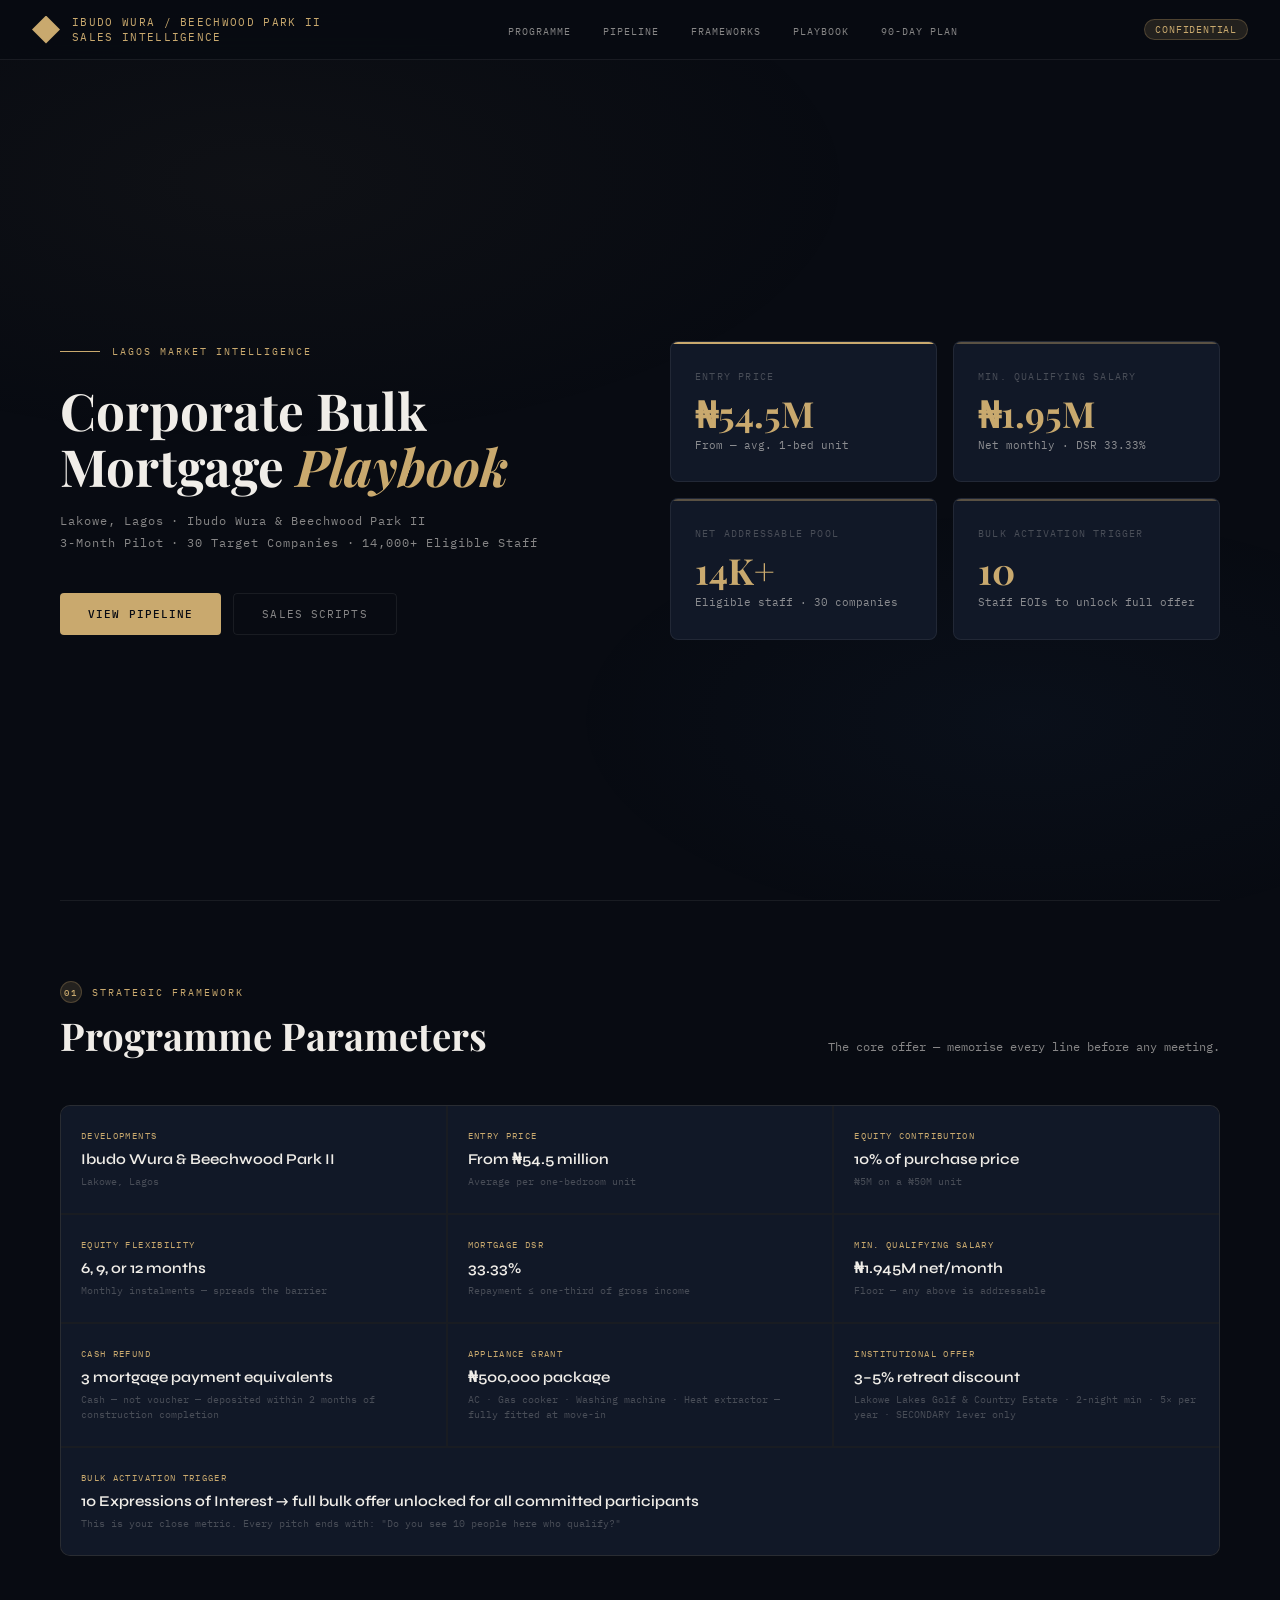
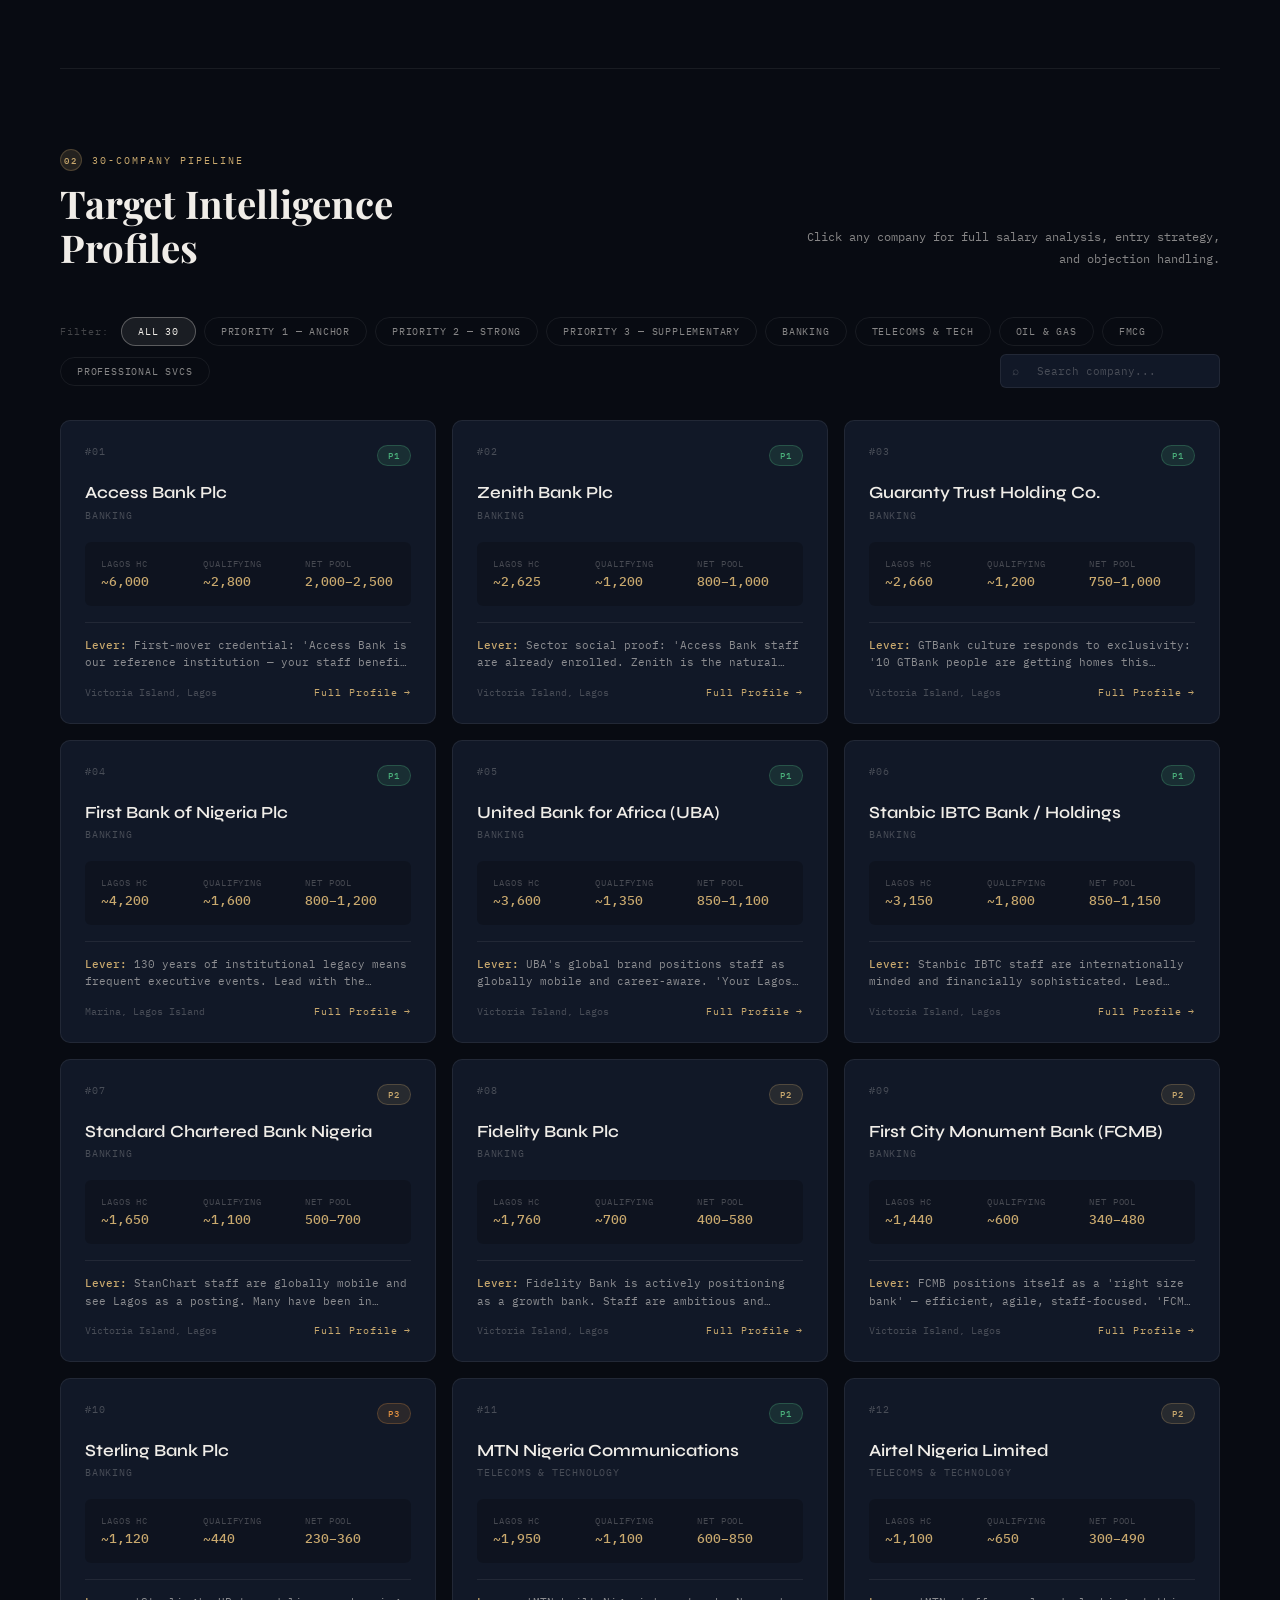
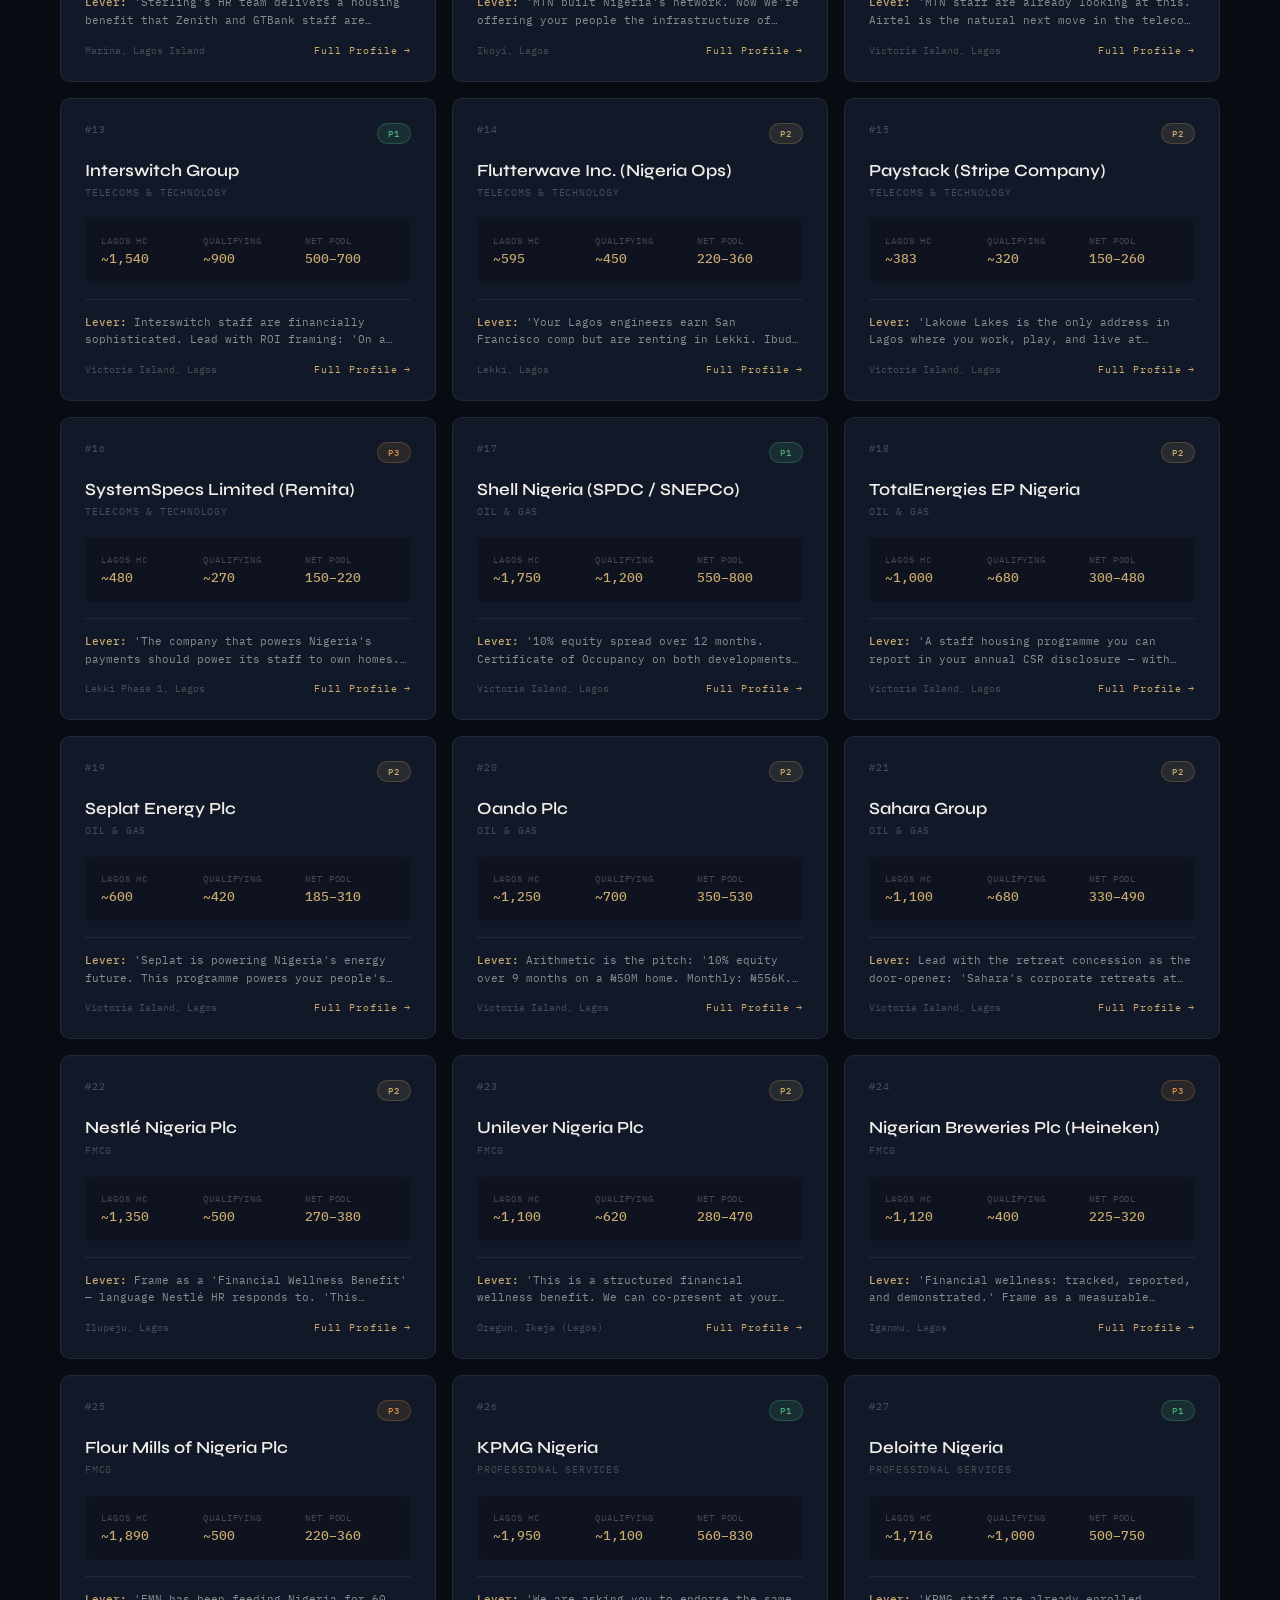
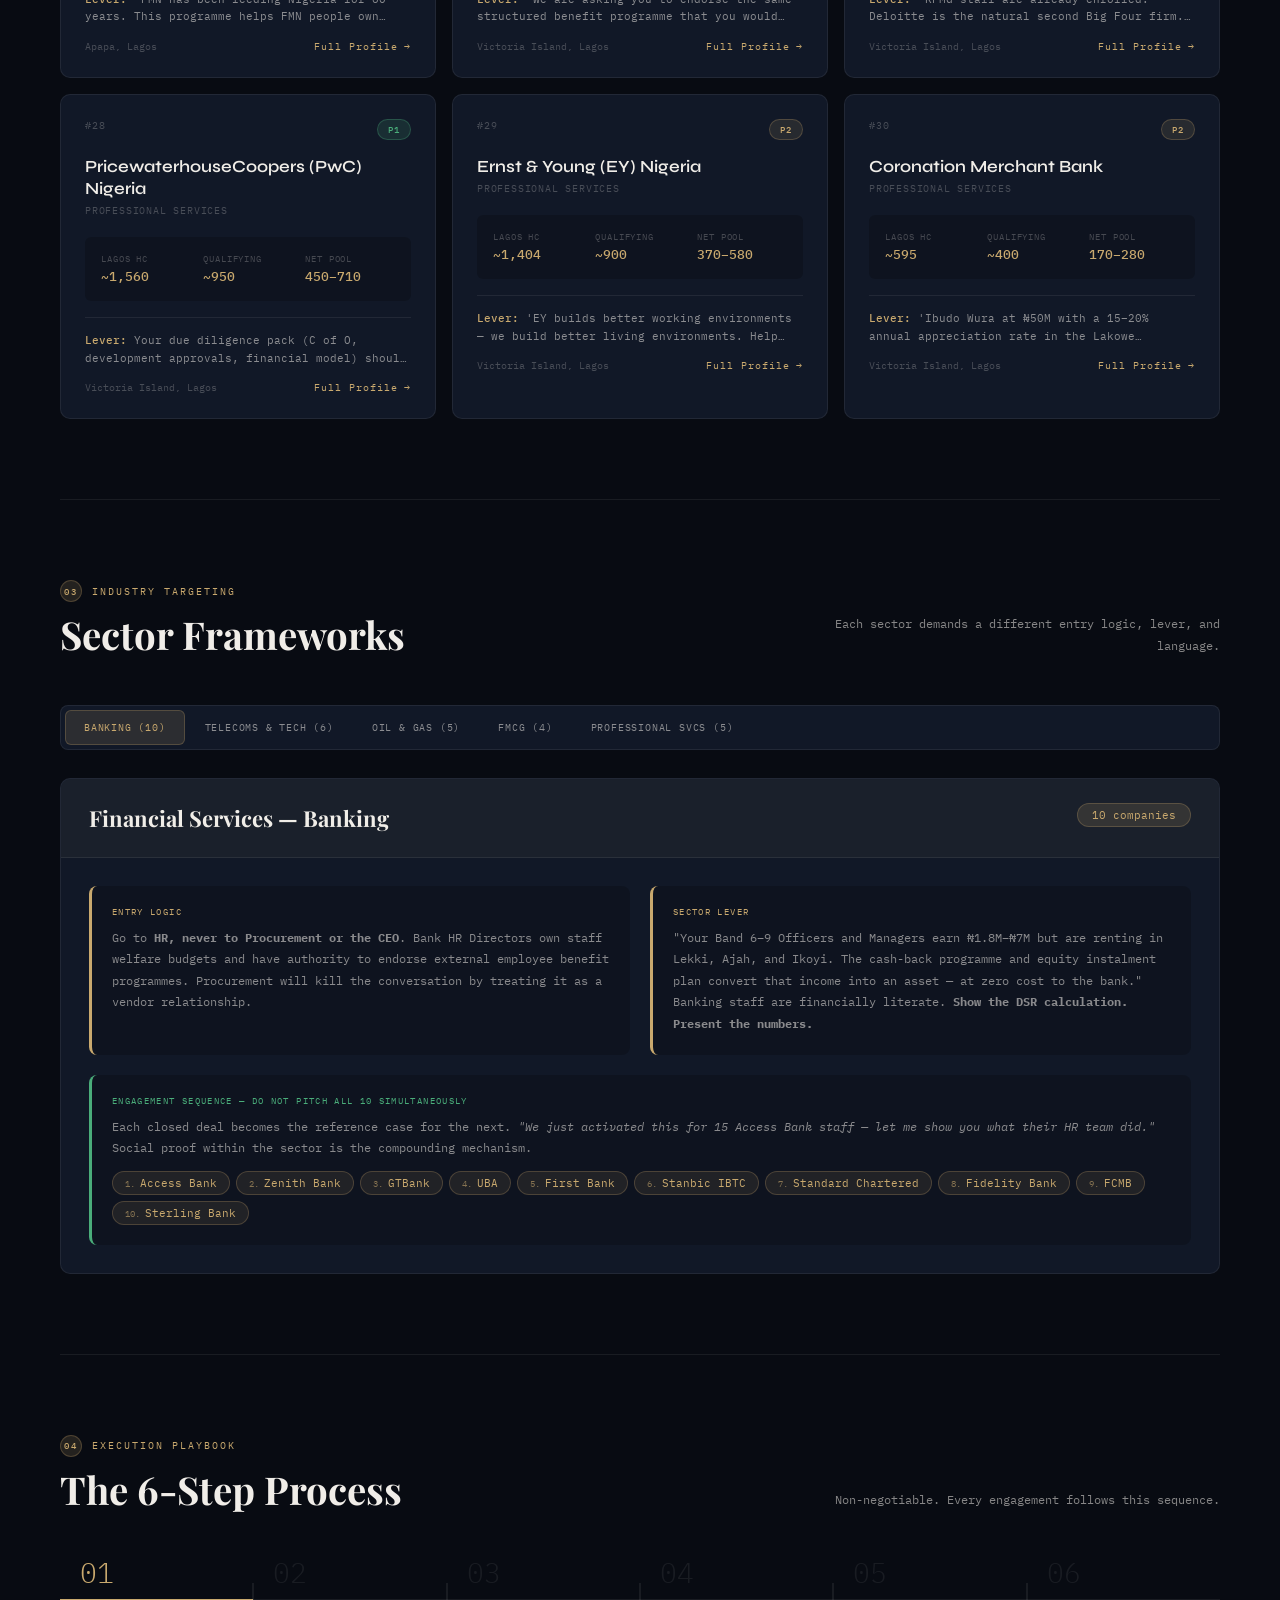
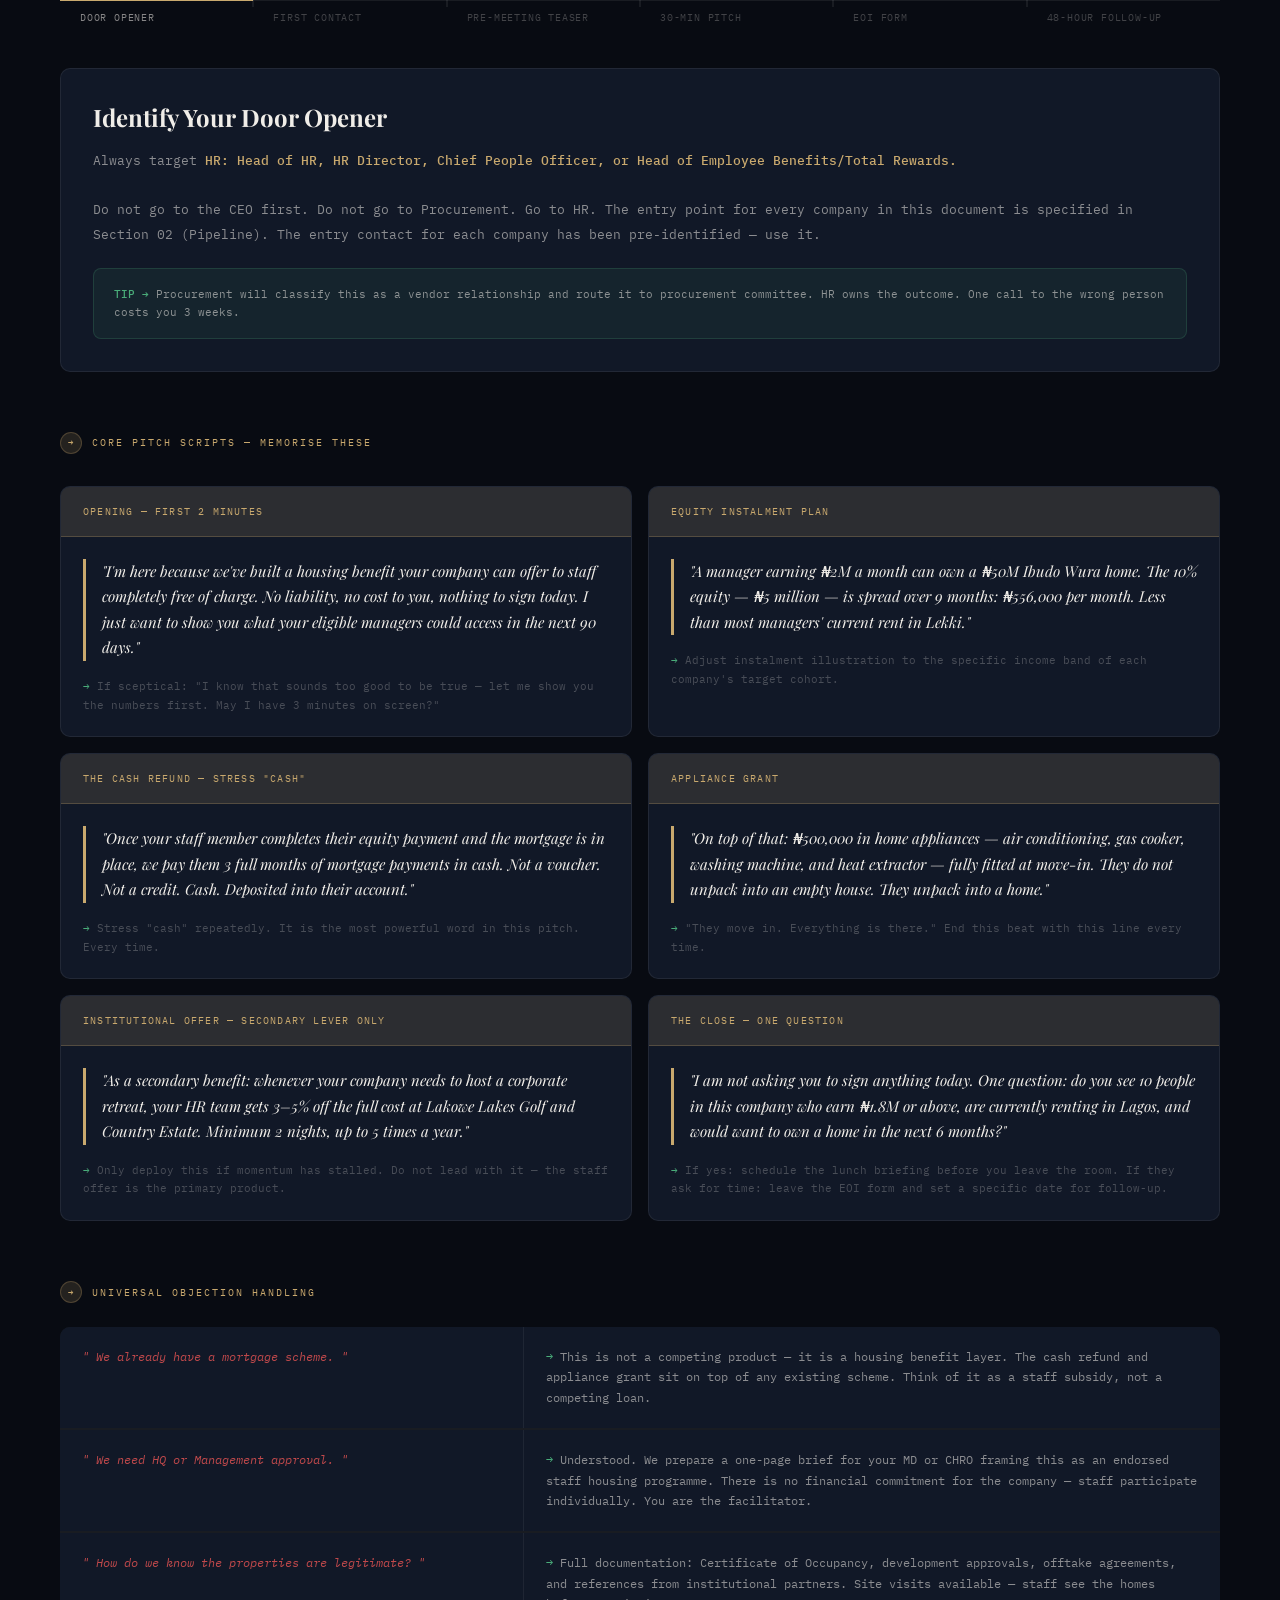
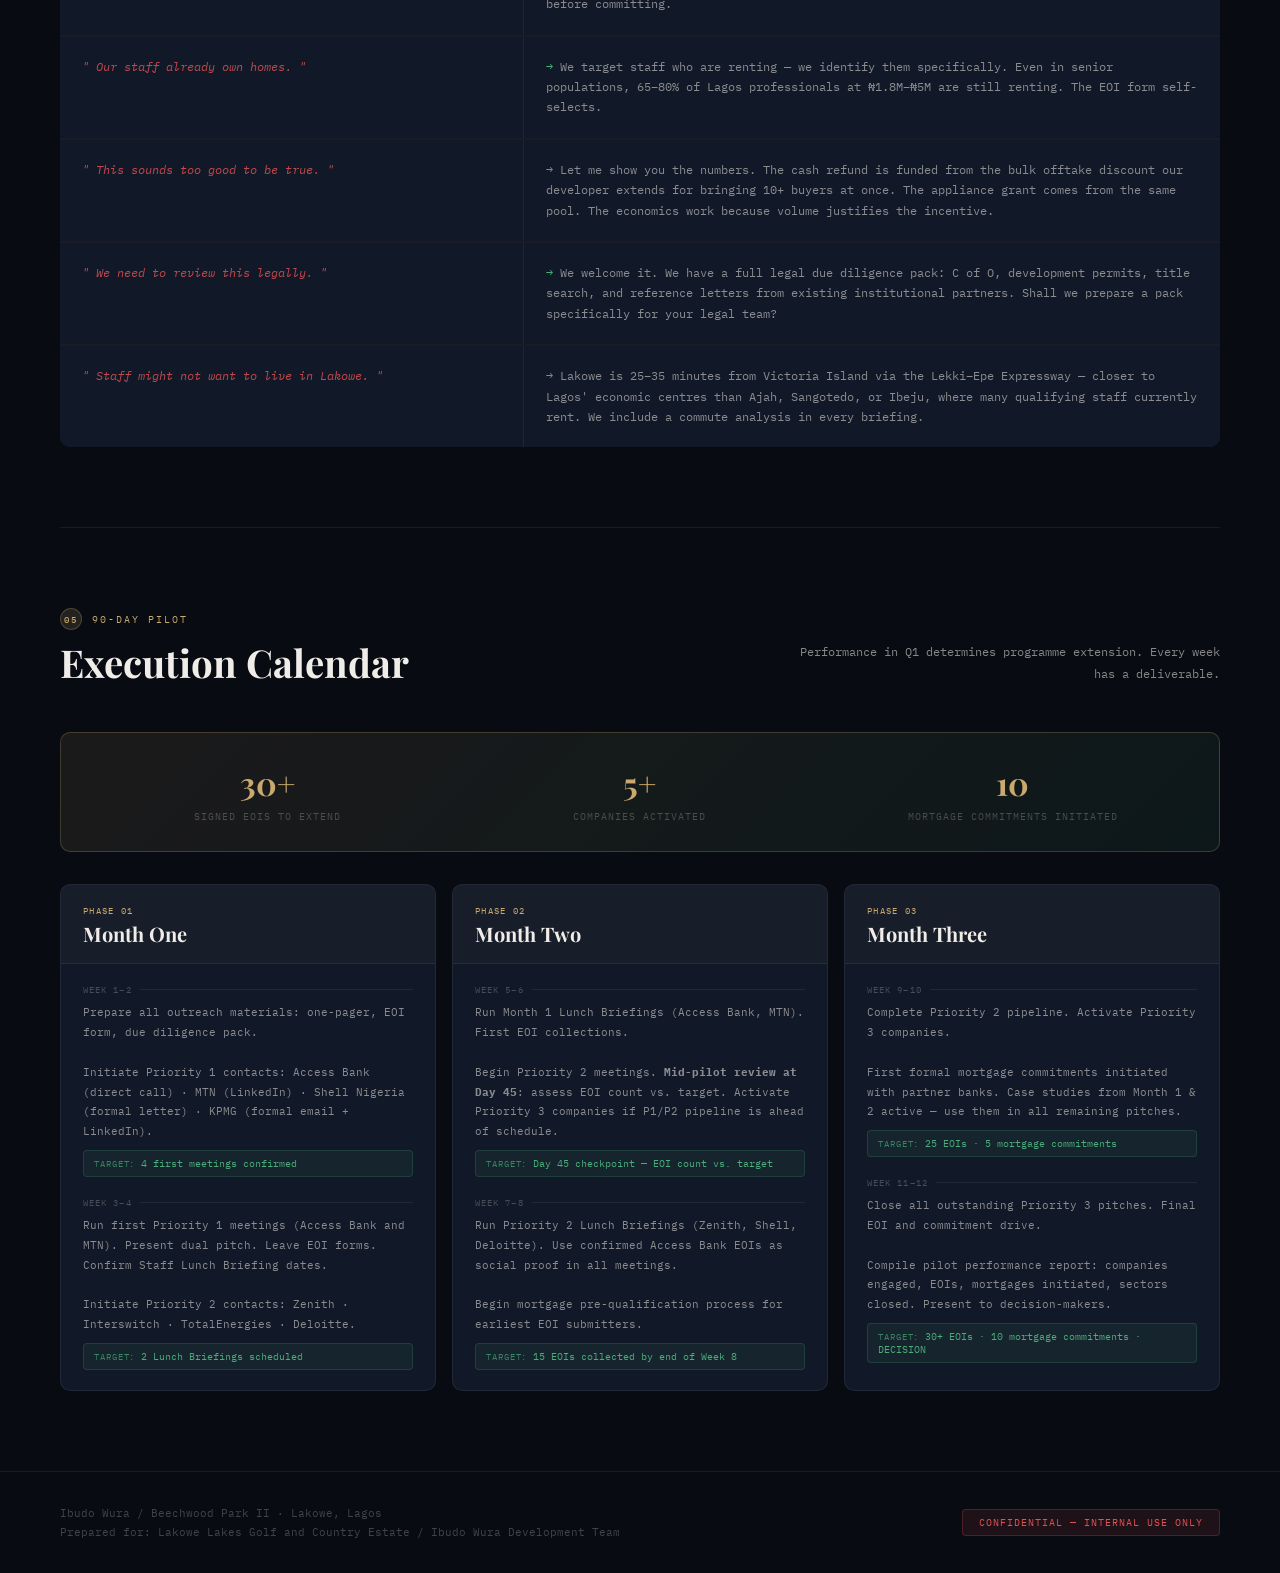
<file: Index.html>
<!DOCTYPE html>
<html lang="en">
<head>
<meta charset="UTF-8">
<meta name="viewport" content="width=device-width, initial-scale=1.0">
<title>Lagos Market Intelligence — Corporate Bulk Mortgage Programme</title>
<link rel="preconnect" href="https://fonts.googleapis.com">
<link href="https://fonts.googleapis.com/css2?family=Playfair+Display:ital,wght@0,400;0,600;0,700;1,400&family=IBM+Plex+Mono:wght@300;400;500&family=Syne:wght@400;500;600;700&display=swap" rel="stylesheet">
<style>
  :root {
    --bg-primary: #080b12;
    --bg-secondary: #0e1220;
    --bg-card: #111827;
    --bg-card-hover: #161f30;
    --gold: #c9a96e;
    --gold-light: #e8c98a;
    --gold-dim: rgba(201,169,110,0.15);
    --gold-border: rgba(201,169,110,0.25);
    --white: #f0ede8;
    --white-dim: rgba(240,237,232,0.55);
    --white-dimmer: rgba(240,237,232,0.25);
    --red: #e05252;
    --amber: #e09040;
    --green: #4aad7a;
    --blue-accent: #4a90e2;
    --border: rgba(255,255,255,0.07);
    --border-gold: rgba(201,169,110,0.2);
    --mono: 'IBM Plex Mono', monospace;
    --display: 'Playfair Display', serif;
    --sans: 'Syne', sans-serif;
  }

  * { margin: 0; padding: 0; box-sizing: border-box; }

  html { scroll-behavior: smooth; }

  body {
    background: var(--bg-primary);
    color: var(--white);
    font-family: var(--sans);
    min-height: 100vh;
    overflow-x: hidden;
  }

  /* BACKGROUND TEXTURE */
  body::before {
    content: '';
    position: fixed;
    inset: 0;
    background: 
      radial-gradient(ellipse 80% 50% at 20% 20%, rgba(201,169,110,0.04) 0%, transparent 60%),
      radial-gradient(ellipse 60% 40% at 80% 80%, rgba(74,144,226,0.04) 0%, transparent 60%);
    pointer-events: none;
    z-index: 0;
  }

  /* TOP NAV */
  nav {
    position: fixed;
    top: 0; left: 0; right: 0;
    z-index: 100;
    background: rgba(8,11,18,0.92);
    backdrop-filter: blur(20px);
    border-bottom: 1px solid var(--border);
    padding: 0 32px;
    height: 60px;
    display: flex;
    align-items: center;
    justify-content: space-between;
  }

  .nav-brand {
    display: flex;
    align-items: center;
    gap: 12px;
  }

  .nav-logo {
    width: 28px; height: 28px;
    background: var(--gold);
    clip-path: polygon(50% 0%, 100% 50%, 50% 100%, 0% 50%);
    flex-shrink: 0;
  }

  .nav-title {
    font-family: var(--mono);
    font-size: 11px;
    letter-spacing: 0.12em;
    color: var(--gold);
    text-transform: uppercase;
    line-height: 1.3;
  }

  .nav-links {
    display: flex;
    align-items: center;
    gap: 4px;
    list-style: none;
  }

  .nav-links a {
    font-family: var(--mono);
    font-size: 10px;
    letter-spacing: 0.1em;
    text-transform: uppercase;
    color: var(--white-dim);
    text-decoration: none;
    padding: 6px 14px;
    border-radius: 4px;
    transition: all 0.2s;
    white-space: nowrap;
  }

  .nav-links a:hover {
    color: var(--gold);
    background: var(--gold-dim);
  }

  .nav-badge {
    font-family: var(--mono);
    font-size: 10px;
    background: var(--gold-dim);
    border: 1px solid var(--gold-border);
    color: var(--gold);
    padding: 3px 10px;
    border-radius: 20px;
    letter-spacing: 0.08em;
  }

  /* MAIN CONTENT */
  main {
    margin-top: 60px;
    position: relative;
    z-index: 1;
  }

  /* HERO */
  .hero {
    padding: 80px 60px 60px;
    max-width: 1400px;
    margin: 0 auto;
    display: grid;
    grid-template-columns: 1fr 1fr;
    gap: 60px;
    align-items: center;
    min-height: calc(100vh - 60px);
  }

  .hero-eyebrow {
    font-family: var(--mono);
    font-size: 10px;
    letter-spacing: 0.2em;
    text-transform: uppercase;
    color: var(--gold);
    margin-bottom: 24px;
    display: flex;
    align-items: center;
    gap: 12px;
  }

  .hero-eyebrow::before {
    content: '';
    width: 40px;
    height: 1px;
    background: var(--gold);
    display: block;
  }

  .hero h1 {
    font-family: var(--display);
    font-size: clamp(36px, 4vw, 60px);
    font-weight: 700;
    line-height: 1.1;
    color: var(--white);
    margin-bottom: 8px;
  }

  .hero h1 span {
    color: var(--gold);
    font-style: italic;
  }

  .hero-sub {
    font-family: var(--mono);
    font-size: 12px;
    color: var(--white-dim);
    letter-spacing: 0.08em;
    margin-top: 16px;
    margin-bottom: 40px;
    line-height: 1.8;
  }

  .hero-ctas {
    display: flex;
    gap: 12px;
    flex-wrap: wrap;
  }

  .btn-primary {
    background: var(--gold);
    color: var(--bg-primary);
    font-family: var(--mono);
    font-size: 11px;
    letter-spacing: 0.1em;
    text-transform: uppercase;
    padding: 14px 28px;
    border: none;
    border-radius: 4px;
    cursor: pointer;
    text-decoration: none;
    display: inline-block;
    font-weight: 500;
    transition: all 0.2s;
  }

  .btn-primary:hover {
    background: var(--gold-light);
    transform: translateY(-1px);
  }

  .btn-ghost {
    background: transparent;
    color: var(--white-dim);
    font-family: var(--mono);
    font-size: 11px;
    letter-spacing: 0.1em;
    text-transform: uppercase;
    padding: 13px 28px;
    border: 1px solid var(--border);
    border-radius: 4px;
    cursor: pointer;
    text-decoration: none;
    display: inline-block;
    transition: all 0.2s;
  }

  .btn-ghost:hover {
    border-color: var(--gold-border);
    color: var(--gold);
  }

  /* STAT GRID */
  .hero-stats {
    display: grid;
    grid-template-columns: 1fr 1fr;
    gap: 16px;
  }

  .stat-card {
    background: var(--bg-card);
    border: 1px solid var(--border);
    border-radius: 8px;
    padding: 28px 24px;
    position: relative;
    overflow: hidden;
    transition: all 0.3s;
  }

  .stat-card::before {
    content: '';
    position: absolute;
    top: 0; left: 0; right: 0;
    height: 2px;
    background: var(--gold);
    opacity: 0.4;
  }

  .stat-card:hover {
    border-color: var(--gold-border);
    background: var(--bg-card-hover);
    transform: translateY(-2px);
  }

  .stat-card.accent::before {
    opacity: 1;
  }

  .stat-label {
    font-family: var(--mono);
    font-size: 10px;
    letter-spacing: 0.12em;
    text-transform: uppercase;
    color: var(--white-dimmer);
    margin-bottom: 12px;
  }

  .stat-value {
    font-family: var(--display);
    font-size: 36px;
    font-weight: 700;
    color: var(--gold);
    line-height: 1;
    margin-bottom: 6px;
  }

  .stat-desc {
    font-family: var(--mono);
    font-size: 11px;
    color: var(--white-dim);
    line-height: 1.5;
  }

  /* SECTION */
  .section {
    padding: 80px 60px;
    max-width: 1400px;
    margin: 0 auto;
  }

  .section-divider {
    border: none;
    border-top: 1px solid var(--border);
    margin: 0 60px;
  }

  .section-header {
    display: flex;
    align-items: flex-end;
    justify-content: space-between;
    margin-bottom: 48px;
    gap: 20px;
  }

  .section-eyebrow {
    font-family: var(--mono);
    font-size: 10px;
    letter-spacing: 0.2em;
    text-transform: uppercase;
    color: var(--gold);
    margin-bottom: 10px;
    display: flex;
    align-items: center;
    gap: 10px;
  }

  .section-eyebrow .num {
    background: var(--gold-dim);
    border: 1px solid var(--gold-border);
    width: 22px; height: 22px;
    border-radius: 50%;
    display: inline-flex;
    align-items: center;
    justify-content: center;
    font-size: 9px;
    font-weight: 500;
  }

  .section-title {
    font-family: var(--display);
    font-size: clamp(26px, 3vw, 40px);
    font-weight: 700;
    color: var(--white);
    line-height: 1.15;
  }

  .section-desc {
    font-family: var(--mono);
    font-size: 12px;
    color: var(--white-dim);
    max-width: 420px;
    line-height: 1.8;
    text-align: right;
  }

  /* PARAMS TABLE */
  .params-grid {
    display: grid;
    grid-template-columns: repeat(3, 1fr);
    gap: 2px;
    background: var(--border);
    border: 1px solid var(--border);
    border-radius: 10px;
    overflow: hidden;
    margin-bottom: 32px;
  }

  .param-cell {
    background: var(--bg-card);
    padding: 24px 20px;
    transition: background 0.2s;
  }

  .param-cell:hover {
    background: var(--bg-card-hover);
  }

  .param-cell.full-width {
    grid-column: 1/-1;
  }

  .param-key {
    font-family: var(--mono);
    font-size: 9px;
    letter-spacing: 0.15em;
    text-transform: uppercase;
    color: var(--gold);
    margin-bottom: 8px;
  }

  .param-value {
    font-family: var(--sans);
    font-size: 15px;
    font-weight: 600;
    color: var(--white);
    line-height: 1.4;
  }

  .param-note {
    font-family: var(--mono);
    font-size: 10px;
    color: var(--white-dimmer);
    margin-top: 4px;
    line-height: 1.5;
  }

  /* PIPELINE FILTERS */
  .filter-bar {
    display: flex;
    gap: 8px;
    align-items: center;
    flex-wrap: wrap;
    margin-bottom: 32px;
  }

  .filter-label {
    font-family: var(--mono);
    font-size: 10px;
    letter-spacing: 0.1em;
    color: var(--white-dimmer);
    margin-right: 4px;
  }

  .filter-btn {
    font-family: var(--mono);
    font-size: 10px;
    letter-spacing: 0.08em;
    text-transform: uppercase;
    padding: 7px 16px;
    border-radius: 20px;
    border: 1px solid var(--border);
    background: transparent;
    color: var(--white-dim);
    cursor: pointer;
    transition: all 0.2s;
  }

  .filter-btn:hover, .filter-btn.active {
    border-color: var(--gold-border);
    background: var(--gold-dim);
    color: var(--gold);
  }

  .filter-btn.all.active { border-color: rgba(240,237,232,0.3); background: rgba(240,237,232,0.08); color: var(--white); }
  .filter-btn.p1.active { border-color: rgba(74,173,122,0.4); background: rgba(74,173,122,0.1); color: var(--green); }
  .filter-btn.p2.active { border-color: rgba(201,169,110,0.4); background: rgba(201,169,110,0.1); color: var(--gold); }
  .filter-btn.p3.active { border-color: rgba(224,144,64,0.4); background: rgba(224,144,64,0.1); color: var(--amber); }

  /* COMPANY CARDS GRID */
  .companies-grid {
    display: grid;
    grid-template-columns: repeat(auto-fill, minmax(320px, 1fr));
    gap: 16px;
  }

  .company-card {
    background: var(--bg-card);
    border: 1px solid var(--border);
    border-radius: 10px;
    padding: 24px;
    cursor: pointer;
    transition: all 0.25s;
    position: relative;
    overflow: hidden;
  }

  .company-card::after {
    content: '';
    position: absolute;
    bottom: 0; left: 0; right: 0;
    height: 2px;
    background: linear-gradient(90deg, transparent, var(--gold), transparent);
    opacity: 0;
    transition: opacity 0.3s;
  }

  .company-card:hover {
    border-color: var(--gold-border);
    background: var(--bg-card-hover);
    transform: translateY(-3px);
    box-shadow: 0 12px 40px rgba(0,0,0,0.4);
  }

  .company-card:hover::after {
    opacity: 1;
  }

  .company-card.hidden {
    display: none;
  }

  .card-top {
    display: flex;
    justify-content: space-between;
    align-items: flex-start;
    margin-bottom: 16px;
  }

  .card-num {
    font-family: var(--mono);
    font-size: 10px;
    color: var(--white-dimmer);
    letter-spacing: 0.1em;
  }

  .priority-badge {
    font-family: var(--mono);
    font-size: 9px;
    letter-spacing: 0.1em;
    text-transform: uppercase;
    padding: 4px 10px;
    border-radius: 20px;
    font-weight: 500;
  }

  .priority-badge.p1 {
    background: rgba(74,173,122,0.15);
    border: 1px solid rgba(74,173,122,0.3);
    color: var(--green);
  }

  .priority-badge.p2 {
    background: rgba(201,169,110,0.12);
    border: 1px solid rgba(201,169,110,0.25);
    color: var(--gold);
  }

  .priority-badge.p3 {
    background: rgba(224,144,64,0.12);
    border: 1px solid rgba(224,144,64,0.25);
    color: var(--amber);
  }

  .card-company {
    font-family: var(--sans);
    font-size: 17px;
    font-weight: 600;
    color: var(--white);
    margin-bottom: 4px;
    line-height: 1.3;
  }

  .card-sector {
    font-family: var(--mono);
    font-size: 10px;
    color: var(--white-dimmer);
    letter-spacing: 0.08em;
    text-transform: uppercase;
    margin-bottom: 20px;
  }

  .card-metrics {
    display: grid;
    grid-template-columns: repeat(3, 1fr);
    gap: 12px;
    margin-bottom: 16px;
    padding: 16px;
    background: rgba(0,0,0,0.2);
    border-radius: 6px;
  }

  .metric-label {
    font-family: var(--mono);
    font-size: 9px;
    letter-spacing: 0.1em;
    text-transform: uppercase;
    color: var(--white-dimmer);
    margin-bottom: 4px;
  }

  .metric-value {
    font-family: var(--mono);
    font-size: 13px;
    font-weight: 500;
    color: var(--gold);
  }

  .card-lever {
    font-family: var(--mono);
    font-size: 11px;
    color: var(--white-dim);
    line-height: 1.6;
    padding-top: 14px;
    border-top: 1px solid var(--border);
    display: -webkit-box;
    -webkit-line-clamp: 2;
    -webkit-box-orient: vertical;
    overflow: hidden;
  }

  .card-lever strong {
    color: var(--gold);
    font-weight: 500;
  }

  .card-footer {
    display: flex;
    justify-content: space-between;
    align-items: center;
    margin-top: 14px;
  }

  .card-hq {
    font-family: var(--mono);
    font-size: 10px;
    color: var(--white-dimmer);
  }

  .card-expand {
    font-family: var(--mono);
    font-size: 10px;
    color: var(--gold);
    letter-spacing: 0.1em;
    display: flex;
    align-items: center;
    gap: 6px;
  }

  .card-expand::after {
    content: '→';
    transition: transform 0.2s;
  }

  .company-card:hover .card-expand::after {
    transform: translateX(4px);
  }

  /* MODAL */
  .modal-overlay {
    display: none;
    position: fixed;
    inset: 0;
    background: rgba(8,11,18,0.92);
    z-index: 200;
    align-items: flex-start;
    justify-content: center;
    padding: 20px;
    overflow-y: auto;
    backdrop-filter: blur(10px);
  }

  .modal-overlay.open {
    display: flex;
  }

  .modal {
    background: var(--bg-secondary);
    border: 1px solid var(--border-gold);
    border-radius: 12px;
    width: 100%;
    max-width: 800px;
    margin: auto;
    position: relative;
    animation: modalIn 0.3s ease;
  }

  @keyframes modalIn {
    from { opacity: 0; transform: translateY(20px) scale(0.98); }
    to { opacity: 1; transform: translateY(0) scale(1); }
  }

  .modal-header {
    padding: 32px 36px 24px;
    border-bottom: 1px solid var(--border);
    position: relative;
  }

  .modal-close {
    position: absolute;
    top: 24px; right: 24px;
    background: var(--border);
    border: none;
    color: var(--white-dim);
    width: 36px; height: 36px;
    border-radius: 50%;
    font-size: 18px;
    cursor: pointer;
    display: flex;
    align-items: center;
    justify-content: center;
    transition: all 0.2s;
    line-height: 1;
  }

  .modal-close:hover {
    background: var(--gold-dim);
    color: var(--gold);
  }

  .modal-num {
    font-family: var(--mono);
    font-size: 10px;
    color: var(--white-dimmer);
    letter-spacing: 0.15em;
    margin-bottom: 6px;
  }

  .modal-title {
    font-family: var(--display);
    font-size: 28px;
    font-weight: 700;
    color: var(--white);
    margin-bottom: 8px;
  }

  .modal-meta {
    display: flex;
    gap: 20px;
    align-items: center;
    flex-wrap: wrap;
  }

  .modal-meta-item {
    font-family: var(--mono);
    font-size: 11px;
    color: var(--white-dimmer);
  }

  .modal-body {
    padding: 28px 36px 36px;
  }

  .modal-section {
    margin-bottom: 32px;
  }

  .modal-section-title {
    font-family: var(--mono);
    font-size: 10px;
    letter-spacing: 0.15em;
    text-transform: uppercase;
    color: var(--gold);
    margin-bottom: 16px;
    display: flex;
    align-items: center;
    gap: 8px;
  }

  .modal-section-title::after {
    content: '';
    flex: 1;
    height: 1px;
    background: var(--border-gold);
  }

  /* SALARY TABLE */
  .salary-table {
    width: 100%;
    border-collapse: collapse;
    font-family: var(--mono);
    font-size: 12px;
  }

  .salary-table th {
    text-align: left;
    padding: 10px 12px;
    font-size: 9px;
    letter-spacing: 0.12em;
    text-transform: uppercase;
    color: var(--white-dimmer);
    border-bottom: 1px solid var(--border);
    background: rgba(0,0,0,0.2);
  }

  .salary-table td {
    padding: 10px 12px;
    border-bottom: 1px solid rgba(255,255,255,0.04);
    color: var(--white-dim);
    line-height: 1.5;
  }

  .salary-table tr:hover td {
    background: rgba(201,169,110,0.04);
    color: var(--white);
  }

  .eligible-yes {
    color: var(--green);
    font-weight: 500;
  }

  .eligible-partial {
    color: var(--gold);
    font-weight: 500;
  }

  .eligible-no {
    color: var(--red);
    opacity: 0.7;
  }

  /* INTEL GRID */
  .intel-grid {
    display: grid;
    grid-template-columns: 1fr 1fr;
    gap: 12px;
    margin-bottom: 12px;
  }

  .intel-cell {
    background: rgba(0,0,0,0.2);
    border: 1px solid var(--border);
    border-radius: 6px;
    padding: 16px;
  }

  .intel-cell.full {
    grid-column: 1/-1;
  }

  .intel-key {
    font-family: var(--mono);
    font-size: 9px;
    letter-spacing: 0.12em;
    text-transform: uppercase;
    color: var(--gold);
    margin-bottom: 8px;
  }

  .intel-val {
    font-family: var(--mono);
    font-size: 12px;
    color: var(--white-dim);
    line-height: 1.7;
  }

  .intel-val strong {
    color: var(--white);
    font-weight: 500;
  }

  /* OBJECTION BOX */
  .objection-box {
    background: rgba(224,82,82,0.06);
    border: 1px solid rgba(224,82,82,0.2);
    border-radius: 8px;
    padding: 20px;
    margin-top: 12px;
  }

  .obj-q {
    font-family: var(--mono);
    font-size: 11px;
    color: var(--red);
    margin-bottom: 12px;
    font-style: italic;
    opacity: 0.9;
  }

  .obj-q::before { content: '"'; }
  .obj-q::after { content: '"'; }

  .obj-a {
    font-family: var(--mono);
    font-size: 12px;
    color: var(--white-dim);
    line-height: 1.7;
  }

  .obj-a::before {
    content: '→ ';
    color: var(--green);
    font-weight: 500;
  }

  .pool-highlight {
    display: grid;
    grid-template-columns: repeat(3, 1fr);
    gap: 2px;
    background: var(--border);
    border-radius: 8px;
    overflow: hidden;
    margin-top: 16px;
  }

  .pool-cell {
    background: var(--bg-card);
    padding: 16px;
    text-align: center;
  }

  .pool-cell-label {
    font-family: var(--mono);
    font-size: 9px;
    letter-spacing: 0.12em;
    text-transform: uppercase;
    color: var(--white-dimmer);
    margin-bottom: 6px;
  }

  .pool-cell-value {
    font-family: var(--display);
    font-size: 22px;
    font-weight: 700;
    color: var(--gold);
  }

  /* INDUSTRY FRAMEWORKS */
  .sector-tabs {
    display: flex;
    gap: 2px;
    background: var(--bg-card);
    border: 1px solid var(--border);
    border-radius: 8px;
    padding: 4px;
    margin-bottom: 28px;
    overflow-x: auto;
  }

  .sector-tab {
    font-family: var(--mono);
    font-size: 10px;
    letter-spacing: 0.08em;
    text-transform: uppercase;
    padding: 10px 18px;
    border-radius: 6px;
    border: none;
    background: transparent;
    color: var(--white-dim);
    cursor: pointer;
    transition: all 0.2s;
    white-space: nowrap;
    flex-shrink: 0;
  }

  .sector-tab:hover {
    color: var(--white);
  }

  .sector-tab.active {
    background: var(--gold-dim);
    color: var(--gold);
    border: 1px solid var(--gold-border);
  }

  .sector-content {
    display: none;
  }

  .sector-content.active {
    display: block;
    animation: fadeIn 0.2s ease;
  }

  @keyframes fadeIn {
    from { opacity: 0; transform: translateY(8px); }
    to { opacity: 1; transform: translateY(0); }
  }

  .framework-card {
    background: var(--bg-card);
    border: 1px solid var(--border);
    border-radius: 10px;
    overflow: hidden;
  }

  .framework-header {
    padding: 24px 28px;
    background: rgba(201,169,110,0.05);
    border-bottom: 1px solid var(--border);
    display: flex;
    justify-content: space-between;
    align-items: flex-start;
  }

  .framework-title {
    font-family: var(--display);
    font-size: 22px;
    font-weight: 700;
    color: var(--white);
  }

  .framework-count {
    font-family: var(--mono);
    font-size: 11px;
    color: var(--gold);
    background: var(--gold-dim);
    border: 1px solid var(--gold-border);
    padding: 4px 14px;
    border-radius: 20px;
  }

  .framework-body {
    padding: 28px;
    display: grid;
    grid-template-columns: 1fr 1fr;
    gap: 20px;
  }

  .framework-item {
    padding: 20px;
    background: rgba(0,0,0,0.2);
    border-radius: 8px;
    border-left: 3px solid var(--gold);
  }

  .framework-item.full {
    grid-column: 1/-1;
    border-left-color: var(--green);
  }

  .framework-item.warn {
    border-left-color: var(--amber);
  }

  .fi-label {
    font-family: var(--mono);
    font-size: 9px;
    letter-spacing: 0.15em;
    text-transform: uppercase;
    color: var(--gold);
    margin-bottom: 10px;
  }

  .framework-item.full .fi-label {
    color: var(--green);
  }

  .framework-item.warn .fi-label {
    color: var(--amber);
  }

  .fi-text {
    font-family: var(--mono);
    font-size: 12px;
    color: var(--white-dim);
    line-height: 1.8;
  }

  .sequence-list {
    list-style: none;
    display: flex;
    flex-wrap: wrap;
    gap: 6px;
    margin-top: 8px;
  }

  .sequence-list li {
    font-family: var(--mono);
    font-size: 11px;
    background: rgba(201,169,110,0.1);
    border: 1px solid var(--gold-border);
    color: var(--gold);
    padding: 4px 12px;
    border-radius: 20px;
  }

  .sequence-list li::before {
    content: attr(data-n) '. ';
    opacity: 0.6;
    font-size: 9px;
  }

  /* PLAYBOOK */
  .steps-track {
    display: flex;
    gap: 0;
    margin-bottom: 40px;
    overflow-x: auto;
    padding-bottom: 4px;
  }

  .step-item {
    flex: 1;
    min-width: 140px;
    position: relative;
    cursor: pointer;
  }

  .step-item::after {
    content: '';
    position: absolute;
    top: 24px;
    right: -1px;
    width: 2px;
    height: 24px;
    background: var(--border);
    z-index: 1;
  }

  .step-item:last-child::after { display: none; }

  .step-num {
    font-family: var(--mono);
    font-size: 28px;
    font-weight: 300;
    color: var(--border);
    line-height: 1;
    padding: 0 20px 12px;
    border-bottom: 2px solid var(--border);
    transition: all 0.2s;
  }

  .step-item.active .step-num,
  .step-item:hover .step-num {
    color: var(--gold);
    border-bottom-color: var(--gold);
  }

  .step-label {
    font-family: var(--mono);
    font-size: 10px;
    letter-spacing: 0.08em;
    text-transform: uppercase;
    color: var(--white-dimmer);
    padding: 10px 20px 0;
    transition: color 0.2s;
  }

  .step-item.active .step-label,
  .step-item:hover .step-label {
    color: var(--white-dim);
  }

  .step-content {
    display: none;
  }

  .step-content.active {
    display: block;
    animation: fadeIn 0.25s ease;
  }

  .step-detail-card {
    background: var(--bg-card);
    border: 1px solid var(--border);
    border-radius: 10px;
    padding: 32px;
  }

  .step-detail-title {
    font-family: var(--display);
    font-size: 24px;
    font-weight: 700;
    color: var(--white);
    margin-bottom: 16px;
  }

  .step-detail-body {
    font-family: var(--mono);
    font-size: 13px;
    color: var(--white-dim);
    line-height: 1.9;
    margin-bottom: 20px;
  }

  .step-detail-body strong {
    color: var(--gold);
    font-weight: 500;
  }

  .tip-box {
    background: rgba(74,173,122,0.08);
    border: 1px solid rgba(74,173,122,0.2);
    border-radius: 8px;
    padding: 16px 20px;
    font-family: var(--mono);
    font-size: 11px;
    color: var(--white-dim);
    line-height: 1.7;
  }

  .tip-box::before {
    content: 'TIP → ';
    color: var(--green);
    font-weight: 500;
  }

  /* SCRIPTS */
  .scripts-grid {
    display: grid;
    grid-template-columns: repeat(2, 1fr);
    gap: 16px;
    margin-top: 32px;
  }

  .script-card {
    background: var(--bg-card);
    border: 1px solid var(--border);
    border-radius: 10px;
    overflow: hidden;
    transition: all 0.25s;
  }

  .script-card:hover {
    border-color: var(--gold-border);
    transform: translateY(-2px);
  }

  .script-header {
    padding: 18px 22px;
    background: var(--gold-dim);
    border-bottom: 1px solid var(--gold-border);
    font-family: var(--mono);
    font-size: 10px;
    letter-spacing: 0.12em;
    text-transform: uppercase;
    color: var(--gold);
  }

  .script-body {
    padding: 22px;
  }

  .script-quote {
    font-family: var(--display);
    font-size: 15px;
    font-style: italic;
    color: var(--white);
    line-height: 1.7;
    margin-bottom: 16px;
    border-left: 3px solid var(--gold);
    padding-left: 16px;
  }

  .script-tip {
    font-family: var(--mono);
    font-size: 11px;
    color: var(--white-dimmer);
    line-height: 1.7;
  }

  .script-tip::before {
    content: '→ ';
    color: var(--green);
  }

  /* UNIVERSAL OBJECTIONS */
  .objections-grid {
    display: grid;
    grid-template-columns: 1fr;
    gap: 2px;
    background: var(--border);
    border-radius: 10px;
    overflow: hidden;
  }

  .obj-row {
    display: grid;
    grid-template-columns: 2fr 3fr;
    background: var(--bg-card);
    transition: background 0.2s;
  }

  .obj-row:hover {
    background: var(--bg-card-hover);
  }

  .obj-cell {
    padding: 20px 22px;
    font-family: var(--mono);
    font-size: 12px;
    line-height: 1.7;
  }

  .obj-cell.q {
    color: var(--red);
    font-style: italic;
    border-right: 1px solid var(--border);
    opacity: 0.85;
  }

  .obj-cell.q::before { content: '" '; }
  .obj-cell.q::after { content: ' "'; }

  .obj-cell.a {
    color: var(--white-dim);
  }

  .obj-cell.a::before {
    content: '→ ';
    color: var(--green);
    font-style: normal;
  }

  /* 90-DAY CALENDAR */
  .calendar-grid {
    display: grid;
    grid-template-columns: repeat(3, 1fr);
    gap: 16px;
  }

  .month-card {
    background: var(--bg-card);
    border: 1px solid var(--border);
    border-radius: 10px;
    overflow: hidden;
  }

  .month-header {
    padding: 20px 22px 16px;
    border-bottom: 1px solid var(--border);
    background: rgba(201,169,110,0.04);
  }

  .month-label {
    font-family: var(--mono);
    font-size: 9px;
    letter-spacing: 0.15em;
    text-transform: uppercase;
    color: var(--gold);
    margin-bottom: 4px;
  }

  .month-title {
    font-family: var(--display);
    font-size: 20px;
    font-weight: 700;
    color: var(--white);
  }

  .month-body {
    padding: 20px 22px;
  }

  .week-block {
    margin-bottom: 20px;
  }

  .week-block:last-child {
    margin-bottom: 0;
  }

  .week-label {
    font-family: var(--mono);
    font-size: 9px;
    letter-spacing: 0.12em;
    text-transform: uppercase;
    color: var(--white-dimmer);
    margin-bottom: 8px;
    display: flex;
    align-items: center;
    gap: 8px;
  }

  .week-label::after {
    content: '';
    flex: 1;
    height: 1px;
    background: var(--border);
  }

  .week-actions {
    font-family: var(--mono);
    font-size: 11px;
    color: var(--white-dim);
    line-height: 1.8;
  }

  .week-target {
    margin-top: 8px;
    font-family: var(--mono);
    font-size: 10px;
    color: var(--green);
    background: rgba(74,173,122,0.08);
    border: 1px solid rgba(74,173,122,0.2);
    border-radius: 4px;
    padding: 6px 10px;
  }

  .week-target::before {
    content: 'TARGET: ';
    opacity: 0.7;
    font-size: 9px;
    letter-spacing: 0.1em;
  }

  .kpi-banner {
    background: linear-gradient(135deg, rgba(201,169,110,0.1), rgba(74,173,122,0.08));
    border: 1px solid var(--gold-border);
    border-radius: 10px;
    padding: 28px 32px;
    margin-top: 24px;
    display: grid;
    grid-template-columns: repeat(3, 1fr);
    gap: 24px;
    align-items: center;
  }

  .kpi-item {
    text-align: center;
  }

  .kpi-value {
    font-family: var(--display);
    font-size: 32px;
    font-weight: 700;
    color: var(--gold);
    margin-bottom: 6px;
  }

  .kpi-label {
    font-family: var(--mono);
    font-size: 10px;
    letter-spacing: 0.1em;
    text-transform: uppercase;
    color: var(--white-dimmer);
  }

  /* FOOTER */
  footer {
    border-top: 1px solid var(--border);
    padding: 32px 60px;
    max-width: 1400px;
    margin: 0 auto;
    display: flex;
    justify-content: space-between;
    align-items: center;
    gap: 20px;
  }

  .footer-brand {
    font-family: var(--mono);
    font-size: 11px;
    color: var(--white-dimmer);
    line-height: 1.7;
  }

  .footer-badge {
    font-family: var(--mono);
    font-size: 10px;
    letter-spacing: 0.1em;
    text-transform: uppercase;
    color: var(--red);
    background: rgba(224,82,82,0.1);
    border: 1px solid rgba(224,82,82,0.25);
    padding: 6px 16px;
    border-radius: 4px;
  }

  /* SEARCH BAR */
  .search-wrap {
    position: relative;
    margin-left: auto;
  }

  .search-input {
    background: var(--bg-card);
    border: 1px solid var(--border);
    border-radius: 6px;
    padding: 9px 16px 9px 36px;
    font-family: var(--mono);
    font-size: 11px;
    color: var(--white);
    width: 220px;
    transition: all 0.2s;
    outline: none;
  }

  .search-input:focus {
    border-color: var(--gold-border);
    background: var(--bg-card-hover);
    width: 280px;
  }

  .search-input::placeholder {
    color: var(--white-dimmer);
  }

  .search-icon {
    position: absolute;
    left: 12px; top: 50%;
    transform: translateY(-50%);
    color: var(--white-dimmer);
    font-size: 12px;
    pointer-events: none;
  }

  /* RESPONSIVE ADJUSTMENTS */
  @media (max-width: 1024px) {
    .hero { grid-template-columns: 1fr; gap: 40px; padding: 60px 32px; }
    .section { padding: 60px 32px; }
    .section-divider { margin: 0 32px; }
    .params-grid { grid-template-columns: 1fr 1fr; }
    .scripts-grid { grid-template-columns: 1fr; }
    .calendar-grid { grid-template-columns: 1fr; }
    footer { padding: 28px 32px; flex-direction: column; text-align: center; }
  }

  @media (max-width: 768px) {
    nav { padding: 0 20px; }
    .nav-links { display: none; }
    .hero { padding: 40px 20px; }
    .hero-stats { grid-template-columns: 1fr 1fr; }
    .section { padding: 48px 20px; }
    .section-divider { margin: 0 20px; }
    .section-header { flex-direction: column; align-items: flex-start; }
    .section-desc { text-align: left; }
    .params-grid { grid-template-columns: 1fr; }
    .framework-body { grid-template-columns: 1fr; }
    .intel-grid { grid-template-columns: 1fr; }
    .modal-body { padding: 20px 20px 28px; }
    .modal-header { padding: 24px 20px 18px; }
    .pool-highlight { grid-template-columns: 1fr; }
    .obj-row { grid-template-columns: 1fr; }
    .obj-cell.q { border-right: none; border-bottom: 1px solid var(--border); }
    .kpi-banner { grid-template-columns: 1fr; text-align: center; }
    footer { padding: 24px 20px; }
  }
</style>
</head>
<body>

<!-- NAV -->
<nav>
  <div class="nav-brand">
    <div class="nav-logo"></div>
    <div class="nav-title">Ibudo Wura / Beechwood Park II<br>Sales Intelligence</div>
  </div>
  <ul class="nav-links">
    <li><a href="#programme">Programme</a></li>
    <li><a href="#pipeline">Pipeline</a></li>
    <li><a href="#frameworks">Frameworks</a></li>
    <li><a href="#playbook">Playbook</a></li>
    <li><a href="#calendar">90-Day Plan</a></li>
  </ul>
  <div class="nav-badge">CONFIDENTIAL</div>
</nav>

<main>

<!-- HERO -->
<section class="hero" id="top">
  <div>
    <div class="hero-eyebrow">Lagos Market Intelligence</div>
    <h1>Corporate Bulk<br>Mortgage <span>Playbook</span></h1>
    <p class="hero-sub">
      Lakowe, Lagos · Ibudo Wura & Beechwood Park II<br>
      3-Month Pilot · 30 Target Companies · 14,000+ Eligible Staff
    </p>
    <div class="hero-ctas">
      <a href="#pipeline" class="btn-primary">View Pipeline</a>
      <a href="#playbook" class="btn-ghost">Sales Scripts</a>
    </div>
  </div>
  <div class="hero-stats">
    <div class="stat-card accent">
      <div class="stat-label">Entry Price</div>
      <div class="stat-value">₦54.5M</div>
      <div class="stat-desc">From — avg. 1-bed unit</div>
    </div>
    <div class="stat-card">
      <div class="stat-label">Min. Qualifying Salary</div>
      <div class="stat-value">₦1.95M</div>
      <div class="stat-desc">Net monthly · DSR 33.33%</div>
    </div>
    <div class="stat-card">
      <div class="stat-label">Net Addressable Pool</div>
      <div class="stat-value">14K+</div>
      <div class="stat-desc">Eligible staff · 30 companies</div>
    </div>
    <div class="stat-card">
      <div class="stat-label">Bulk Activation Trigger</div>
      <div class="stat-value">10</div>
      <div class="stat-desc">Staff EOIs to unlock full offer</div>
    </div>
  </div>
</section>

<hr class="section-divider">

<!-- PROGRAMME PARAMETERS -->
<section class="section" id="programme">
  <div class="section-header">
    <div>
      <div class="section-eyebrow"><span class="num">01</span> Strategic Framework</div>
      <h2 class="section-title">Programme Parameters</h2>
    </div>
    <p class="section-desc">The core offer — memorise every line before any meeting.</p>
  </div>

  <div class="params-grid">
    <div class="param-cell">
      <div class="param-key">Developments</div>
      <div class="param-value">Ibudo Wura & Beechwood Park II</div>
      <div class="param-note">Lakowe, Lagos</div>
    </div>
    <div class="param-cell">
      <div class="param-key">Entry Price</div>
      <div class="param-value">From ₦54.5 million</div>
      <div class="param-note">Average per one-bedroom unit</div>
    </div>
    <div class="param-cell">
      <div class="param-key">Equity Contribution</div>
      <div class="param-value">10% of purchase price</div>
      <div class="param-note">₦5M on a ₦50M unit</div>
    </div>
    <div class="param-cell">
      <div class="param-key">Equity Flexibility</div>
      <div class="param-value">6, 9, or 12 months</div>
      <div class="param-note">Monthly instalments — spreads the barrier</div>
    </div>
    <div class="param-cell">
      <div class="param-key">Mortgage DSR</div>
      <div class="param-value">33.33%</div>
      <div class="param-note">Repayment ≤ one-third of gross income</div>
    </div>
    <div class="param-cell">
      <div class="param-key">Min. Qualifying Salary</div>
      <div class="param-value">₦1.945M net/month</div>
      <div class="param-note">Floor — any above is addressable</div>
    </div>
    <div class="param-cell">
      <div class="param-key">Cash Refund</div>
      <div class="param-value">3 mortgage payment equivalents</div>
      <div class="param-note">Cash — not voucher — deposited within 2 months of construction completion</div>
    </div>
    <div class="param-cell">
      <div class="param-key">Appliance Grant</div>
      <div class="param-value">₦500,000 package</div>
      <div class="param-note">AC · Gas cooker · Washing machine · Heat extractor — fully fitted at move-in</div>
    </div>
    <div class="param-cell">
      <div class="param-key">Institutional Offer</div>
      <div class="param-value">3–5% retreat discount</div>
      <div class="param-note">Lakowe Lakes Golf & Country Estate · 2-night min · 5× per year · SECONDARY lever only</div>
    </div>
    <div class="param-cell full-width">
      <div class="param-key">Bulk Activation Trigger</div>
      <div class="param-value">10 Expressions of Interest → full bulk offer unlocked for all committed participants</div>
      <div class="param-note">This is your close metric. Every pitch ends with: "Do you see 10 people here who qualify?"</div>
    </div>
  </div>
</section>

<hr class="section-divider">

<!-- PIPELINE -->
<section class="section" id="pipeline">
  <div class="section-header">
    <div>
      <div class="section-eyebrow"><span class="num">02</span> 30-Company Pipeline</div>
      <h2 class="section-title">Target Intelligence<br>Profiles</h2>
    </div>
    <div>
      <p class="section-desc">Click any company for full salary analysis, entry strategy, and objection handling.</p>
    </div>
  </div>

  <div class="filter-bar">
    <span class="filter-label">Filter:</span>
    <button class="filter-btn all active" onclick="filterCards('all', this)">All 30</button>
    <button class="filter-btn p1" onclick="filterCards('P1', this)">Priority 1 — Anchor</button>
    <button class="filter-btn p2" onclick="filterCards('P2', this)">Priority 2 — Strong</button>
    <button class="filter-btn p3" onclick="filterCards('P3', this)">Priority 3 — Supplementary</button>
    <button class="filter-btn" onclick="filterCards('Banking', this)">Banking</button>
    <button class="filter-btn" onclick="filterCards('Telecoms', this)">Telecoms & Tech</button>
    <button class="filter-btn" onclick="filterCards('Oil', this)">Oil & Gas</button>
    <button class="filter-btn" onclick="filterCards('FMCG', this)">FMCG</button>
    <button class="filter-btn" onclick="filterCards('Professional', this)">Professional Svcs</button>
    <div class="search-wrap">
      <span class="search-icon">⌕</span>
      <input class="search-input" type="text" placeholder="Search company..." oninput="searchCards(this.value)">
    </div>
  </div>

  <div class="companies-grid" id="companiesGrid">
    <!-- Cards injected by JS -->
  </div>
</section>

<hr class="section-divider">

<!-- INDUSTRY FRAMEWORKS -->
<section class="section" id="frameworks">
  <div class="section-header">
    <div>
      <div class="section-eyebrow"><span class="num">03</span> Industry Targeting</div>
      <h2 class="section-title">Sector Frameworks</h2>
    </div>
    <p class="section-desc">Each sector demands a different entry logic, lever, and language.</p>
  </div>

  <div class="sector-tabs">
    <button class="sector-tab active" onclick="showSector('banking', this)">Banking (10)</button>
    <button class="sector-tab" onclick="showSector('telecoms', this)">Telecoms & Tech (6)</button>
    <button class="sector-tab" onclick="showSector('oil', this)">Oil & Gas (5)</button>
    <button class="sector-tab" onclick="showSector('fmcg', this)">FMCG (4)</button>
    <button class="sector-tab" onclick="showSector('professional', this)">Professional Svcs (5)</button>
  </div>

  <div id="sector-banking" class="sector-content active">
    <div class="framework-card">
      <div class="framework-header">
        <div><div class="framework-title">Financial Services — Banking</div></div>
        <div class="framework-count">10 companies</div>
      </div>
      <div class="framework-body">
        <div class="framework-item">
          <div class="fi-label">Entry Logic</div>
          <div class="fi-text">Go to <strong>HR, never to Procurement or the CEO</strong>. Bank HR Directors own staff welfare budgets and have authority to endorse external employee benefit programmes. Procurement will kill the conversation by treating it as a vendor relationship.</div>
        </div>
        <div class="framework-item">
          <div class="fi-label">Sector Lever</div>
          <div class="fi-text">"Your Band 6–9 Officers and Managers earn ₦1.8M–₦7M but are renting in Lekki, Ajah, and Ikoyi. The cash-back programme and equity instalment plan convert that income into an asset — at zero cost to the bank." Banking staff are financially literate. <strong>Show the DSR calculation. Present the numbers.</strong></div>
        </div>
        <div class="framework-item full">
          <div class="fi-label">Engagement Sequence — Do Not Pitch All 10 Simultaneously</div>
          <div class="fi-text">Each closed deal becomes the reference case for the next. <em>"We just activated this for 15 Access Bank staff — let me show you what their HR team did."</em> Social proof within the sector is the compounding mechanism.</div>
          <ul class="sequence-list" style="margin-top:12px;">
            <li data-n="1">Access Bank</li>
            <li data-n="2">Zenith Bank</li>
            <li data-n="3">GTBank</li>
            <li data-n="4">UBA</li>
            <li data-n="5">First Bank</li>
            <li data-n="6">Stanbic IBTC</li>
            <li data-n="7">Standard Chartered</li>
            <li data-n="8">Fidelity Bank</li>
            <li data-n="9">FCMB</li>
            <li data-n="10">Sterling Bank</li>
          </ul>
        </div>
      </div>
    </div>
  </div>

  <div id="sector-telecoms" class="sector-content">
    <div class="framework-card">
      <div class="framework-header">
        <div><div class="framework-title">Telecoms & Technology</div></div>
        <div class="framework-count">6 companies</div>
      </div>
      <div class="framework-body">
        <div class="framework-item">
          <div class="fi-label">Entry Logic</div>
          <div class="fi-text"><strong>LinkedIn DM is the correct channel</strong> for fintech/tech (Flutterwave, Paystack, SystemSpecs). Formal letters are unnecessary and signal misaligned culture. For MTN and Airtel, use LinkedIn + phone — larger HR teams but still digitally accessible.</div>
        </div>
        <div class="framework-item">
          <div class="fi-label">Sector Lever</div>
          <div class="fi-text">Tech staff are data-driven. Lead with investment-grade language: ROI, capital appreciation, NPV. <strong>"Your salary can buy a ₦50M asset today that will be worth ₦100M–₦115M in 5 years at current appreciation rates. The cash-back reduces your effective entry cost."</strong> Show the compound growth chart.</div>
        </div>
        <div class="framework-item warn full">
          <div class="fi-label">Key Sensitivity — Career Mobility</div>
          <div class="fi-text">Tech workers are career-mobile. <strong>Pre-empt this proactively:</strong> "Even if you relocate, you own a Lagos asset yielding 8–10% per annum in rental income. It is your hedge." Turn mobility from an objection into a buying argument before it is raised.</div>
        </div>
      </div>
    </div>
  </div>

  <div id="sector-oil" class="sector-content">
    <div class="framework-card">
      <div class="framework-header">
        <div><div class="framework-title">Oil, Gas & Energy</div></div>
        <div class="framework-count">5 companies</div>
      </div>
      <div class="framework-body">
        <div class="framework-item">
          <div class="fi-label">Entry Logic</div>
          <div class="fi-text">International companies (Shell, TotalEnergies) require <strong>formal documentation and due diligence packs</strong>. Begin with a formal letter and C of O evidence. Expect legal review requests — welcome them, prepare for them in advance.</div>
        </div>
        <div class="framework-item">
          <div class="fi-label">Primary Credential</div>
          <div class="fi-text">The <strong>Certificate of Occupancy on both Ibudo Wura and Beechwood Park II</strong> is the single most powerful credential with this audience. Lead with it. Follow with the financial model. Close with the instalment plan.</div>
        </div>
        <div class="framework-item full">
          <div class="fi-label">The Three Risk Elimination Frame</div>
          <div class="fi-text">"Three risks keep O&G professionals from buying Lagos property: <strong>(1) lump-sum equity → eliminated by instalment plan</strong> · <strong>(2) title insecurity → eliminated by C of O</strong> · <strong>(3) post-move fitout cost → eliminated by ₦500K appliance grant.</strong> This programme removes all three simultaneously." Frame every pitch around risk elimination.</div>
        </div>
      </div>
    </div>
  </div>

  <div id="sector-fmcg" class="sector-content">
    <div class="framework-card">
      <div class="framework-header">
        <div><div class="framework-title">FMCG, Consumer Goods & Manufacturing</div></div>
        <div class="framework-count">4 companies</div>
      </div>
      <div class="framework-body">
        <div class="framework-item">
          <div class="fi-label">Entry Logic</div>
          <div class="fi-text">Use <strong>formal letters for Nestlé, Unilever, and Flour Mills</strong> — all structured HR environments. Nigerian Breweries responds to formal channels with Heineken parent context. All four require documented approval chains — never shortcut this.</div>
        </div>
        <div class="framework-item">
          <div class="fi-label">Sector Lever</div>
          <div class="fi-text">FMCG HR Directors are measured on retention and welfare metrics. Frame as a <strong>measurable staff benefit</strong>: "Financial wellness: homeownership participation rate." Give them language for their HR dashboard. "In 3 months, X% of your managers moved from renting to owning — a welfare outcome reportable to the global parent."</div>
        </div>
        <div class="framework-item full">
          <div class="fi-label">Strength Angle — Tenure as Creditworthiness</div>
          <div class="fi-text">FMCG managers have 7–15 year average tenure — making them <strong>ideal mortgage borrowers with consistent income and low default risk</strong>. This is a selling point with the HR Director: "Your long-tenure managers are the most creditworthy professionals in Lagos. This programme was built for them."</div>
        </div>
      </div>
    </div>
  </div>

  <div id="sector-professional" class="sector-content">
    <div class="framework-card">
      <div class="framework-header">
        <div><div class="framework-title">Professional Services & Financial Advisory</div></div>
        <div class="framework-count">5 companies</div>
      </div>
      <div class="framework-body">
        <div class="framework-item">
          <div class="fi-label">Entry Logic</div>
          <div class="fi-text">Big Four firms are governed by partnership structures. <strong>Reach the People & Culture lead on LinkedIn</strong>, send a structured document matching their deck standards, and request a 30-minute slot at the next Talent team meeting. Coronation: direct CEO/CHRO via phone.</div>
        </div>
        <div class="framework-item">
          <div class="fi-label">Sector Lever — Let Them Interrogate</div>
          <div class="fi-text">Consultants analyse deals for a living. <strong>Do not over-pitch.</strong> Present the structured financial case and let them interrogate it. "Here is the investment thesis. Here is the DSR. Here is the C of O. Here is the cash-back schedule. What questions do you have?" Confidence in the structure is the sale.</div>
        </div>
        <div class="framework-item full">
          <div class="fi-label">Multiplier Effect — Cross-Sell Opportunity</div>
          <div class="fi-text">Big Four professionals <strong>advise corporate clients on HR strategy</strong>. An early, satisfied cohort of Big Four staff becomes an advocacy channel into their corporate clients. Every satisfied Big Four homeowner is a potential referral into a future target company. This is a pipeline multiplier — protect it.</div>
        </div>
      </div>
    </div>
  </div>
</section>

<hr class="section-divider">

<!-- SALES PLAYBOOK -->
<section class="section" id="playbook">
  <div class="section-header">
    <div>
      <div class="section-eyebrow"><span class="num">04</span> Execution Playbook</div>
      <h2 class="section-title">The 6-Step Process</h2>
    </div>
    <p class="section-desc">Non-negotiable. Every engagement follows this sequence.</p>
  </div>

  <div class="steps-track">
    <div class="step-item active" onclick="showStep(1, this)">
      <div class="step-num">01</div>
      <div class="step-label">Door Opener</div>
    </div>
    <div class="step-item" onclick="showStep(2, this)">
      <div class="step-num">02</div>
      <div class="step-label">First Contact</div>
    </div>
    <div class="step-item" onclick="showStep(3, this)">
      <div class="step-num">03</div>
      <div class="step-label">Pre-Meeting Teaser</div>
    </div>
    <div class="step-item" onclick="showStep(4, this)">
      <div class="step-num">04</div>
      <div class="step-label">30-Min Pitch</div>
    </div>
    <div class="step-item" onclick="showStep(5, this)">
      <div class="step-num">05</div>
      <div class="step-label">EOI Form</div>
    </div>
    <div class="step-item" onclick="showStep(6, this)">
      <div class="step-num">06</div>
      <div class="step-label">48-Hour Follow-Up</div>
    </div>
  </div>

  <div id="step-1" class="step-content active">
    <div class="step-detail-card">
      <div class="step-detail-title">Identify Your Door Opener</div>
      <div class="step-detail-body">Always target <strong>HR: Head of HR, HR Director, Chief People Officer, or Head of Employee Benefits/Total Rewards.</strong><br><br>Do not go to the CEO first. Do not go to Procurement. Go to HR. The entry point for every company in this document is specified in Section 02 (Pipeline). The entry contact for each company has been pre-identified — use it.</div>
      <div class="tip-box">Procurement will classify this as a vendor relationship and route it to procurement committee. HR owns the outcome. One call to the wrong person costs you 3 weeks.</div>
    </div>
  </div>

  <div id="step-2" class="step-content">
    <div class="step-detail-card">
      <div class="step-detail-title">Make First Contact</div>
      <div class="step-detail-body">Each company has a specified contact method in the Pipeline section. <strong>Match the culture</strong>: Shell needs a formal letter; Flutterwave needs a LinkedIn DM. Mismatching culture signals incompetence and erodes trust before you have it.<br><br>Goal of first contact: <strong>one meeting</strong>. Nothing else. Do not pitch on first contact. Do not send a 40-page PDF. Request the room.</div>
      <div class="tip-box">Subject line benchmark: "Staff Housing Programme — Zero Cost to [Company Name]" — this one line removes the procurement reflex before they've even opened it.</div>
    </div>
  </div>

  <div id="step-3" class="step-content">
    <div class="step-detail-card">
      <div class="step-detail-title">Send a Teaser Before the Meeting</div>
      <div class="step-detail-body">The day you confirm the meeting: <strong>WhatsApp or email a one-page summary. Maximum 5 bullet points. No long PDFs.</strong><br><br>A concise teaser signals preparation and gives them something to share internally before you arrive. The goal is to have the HR Director say "I showed this to my colleague and they want to be in the room."</div>
      <div class="tip-box">The teaser circulates internally before you arrive. It is your silent advocate in the organisation. Treat it like a product.</div>
    </div>
  </div>

  <div id="step-4" class="step-content">
    <div class="step-detail-card">
      <div class="step-detail-title">The Dual Pitch — 30 Minutes</div>
      <div class="step-detail-body"><strong>Lead with the Staff Offer</strong> (equity instalments + cash refund + appliances). This creates the excitement. Then pivot to the Institutional Offer (Lakowe Lakes retreat discount) <em>only if necessary</em> to maintain momentum.<br><br>End every presentation with the activation question: <strong>"Do you see 10 people in this company who would benefit from this?"</strong></div>
      <div class="tip-box">Never lead with the retreat discount. It is a secondary lever deployed to maintain momentum — not your headline. If you open with it, you become a hospitality vendor, not a housing programme.</div>
    </div>
  </div>

  <div id="step-5" class="step-content">
    <div class="step-detail-card">
      <div class="step-detail-title">Leave a Commitment Form (EOI)</div>
      <div class="step-detail-body"><strong>Do not leave without placing a physical or digital Expression of Interest form.</strong> Ask them to circulate it internally.<br><br>The form collects: name, phone, monthly income bracket, and interest level. It is not a legal commitment — it gets 10 names. 10 names activate the full offer. Make this framing explicit with the HR Director.</div>
      <div class="tip-box">Phrase it as: "This form is just a show of hands — no liability, no commitment. It's how we know who to invite to the lunch briefing." Remove every reason to hesitate.</div>
    </div>
  </div>

  <div id="step-6" class="step-content">
    <div class="step-detail-card">
      <div class="step-detail-title">Follow Up Within 48 Hours</div>
      <div class="step-detail-body">Offer to run an <strong>in-office Staff Lunch Briefing — a 45-minute session where you present directly to eligible staff.</strong> This is the close meeting. The lunch briefing is where 10 commitments happen.<br><br>Offer to cover the lunch cost. It is a sales cost, not a goodwill gesture.</div>
      <div class="tip-box">If they ask for time: leave the EOI form and <strong>set a specific follow-up date before you leave the room</strong> — not "I'll be in touch." A date is a commitment. "I'll be in touch" is a disappearance.</div>
    </div>
  </div>

  <!-- PITCH SCRIPTS -->
  <div style="margin-top: 60px;">
    <div class="section-eyebrow" style="margin-bottom: 24px;"><span class="num">→</span> Core Pitch Scripts — Memorise These</div>
    <div class="scripts-grid">
      <div class="script-card">
        <div class="script-header">Opening — First 2 Minutes</div>
        <div class="script-body">
          <div class="script-quote">"I'm here because we've built a housing benefit your company can offer to staff completely free of charge. No liability, no cost to you, nothing to sign today. I just want to show you what your eligible managers could access in the next 90 days."</div>
          <div class="script-tip">If sceptical: "I know that sounds too good to be true — let me show you the numbers first. May I have 3 minutes on screen?"</div>
        </div>
      </div>
      <div class="script-card">
        <div class="script-header">Equity Instalment Plan</div>
        <div class="script-body">
          <div class="script-quote">"A manager earning ₦2M a month can own a ₦50M Ibudo Wura home. The 10% equity — ₦5 million — is spread over 9 months: ₦556,000 per month. Less than most managers' current rent in Lekki."</div>
          <div class="script-tip">Adjust instalment illustration to the specific income band of each company's target cohort.</div>
        </div>
      </div>
      <div class="script-card">
        <div class="script-header">The Cash Refund — Stress "Cash"</div>
        <div class="script-body">
          <div class="script-quote">"Once your staff member completes their equity payment and the mortgage is in place, we pay them 3 full months of mortgage payments in cash. Not a voucher. Not a credit. Cash. Deposited into their account."</div>
          <div class="script-tip">Stress "cash" repeatedly. It is the most powerful word in this pitch. Every time.</div>
        </div>
      </div>
      <div class="script-card">
        <div class="script-header">Appliance Grant</div>
        <div class="script-body">
          <div class="script-quote">"On top of that: ₦500,000 in home appliances — air conditioning, gas cooker, washing machine, and heat extractor — fully fitted at move-in. They do not unpack into an empty house. They unpack into a home."</div>
          <div class="script-tip">"They move in. Everything is there." End this beat with this line every time.</div>
        </div>
      </div>
      <div class="script-card">
        <div class="script-header">Institutional Offer — Secondary Lever Only</div>
        <div class="script-body">
          <div class="script-quote">"As a secondary benefit: whenever your company needs to host a corporate retreat, your HR team gets 3–5% off the full cost at Lakowe Lakes Golf and Country Estate. Minimum 2 nights, up to 5 times a year."</div>
          <div class="script-tip">Only deploy this if momentum has stalled. Do not lead with it — the staff offer is the primary product.</div>
        </div>
      </div>
      <div class="script-card">
        <div class="script-header">The Close — One Question</div>
        <div class="script-body">
          <div class="script-quote">"I am not asking you to sign anything today. One question: do you see 10 people in this company who earn ₦1.8M or above, are currently renting in Lagos, and would want to own a home in the next 6 months?"</div>
          <div class="script-tip">If yes: schedule the lunch briefing before you leave the room. If they ask for time: leave the EOI form and set a specific date for follow-up.</div>
        </div>
      </div>
    </div>
  </div>

  <!-- UNIVERSAL OBJECTIONS -->
  <div style="margin-top: 60px;">
    <div class="section-eyebrow" style="margin-bottom: 24px;"><span class="num">→</span> Universal Objection Handling</div>
    <div class="objections-grid">
      <div class="obj-row">
        <div class="obj-cell q">We already have a mortgage scheme.</div>
        <div class="obj-cell a">This is not a competing product — it is a housing benefit layer. The cash refund and appliance grant sit on top of any existing scheme. Think of it as a staff subsidy, not a competing loan.</div>
      </div>
      <div class="obj-row">
        <div class="obj-cell q">We need HQ or Management approval.</div>
        <div class="obj-cell a">Understood. We prepare a one-page brief for your MD or CHRO framing this as an endorsed staff housing programme. There is no financial commitment for the company — staff participate individually. You are the facilitator.</div>
      </div>
      <div class="obj-row">
        <div class="obj-cell q">How do we know the properties are legitimate?</div>
        <div class="obj-cell a">Full documentation: Certificate of Occupancy, development approvals, offtake agreements, and references from institutional partners. Site visits available — staff see the homes before committing.</div>
      </div>
      <div class="obj-row">
        <div class="obj-cell q">Our staff already own homes.</div>
        <div class="obj-cell a">We target staff who are renting — we identify them specifically. Even in senior populations, 65–80% of Lagos professionals at ₦1.8M–₦5M are still renting. The EOI form self-selects.</div>
      </div>
      <div class="obj-row">
        <div class="obj-cell q">This sounds too good to be true.</div>
        <div class="obj-cell a">Let me show you the numbers. The cash refund is funded from the bulk offtake discount our developer extends for bringing 10+ buyers at once. The appliance grant comes from the same pool. The economics work because volume justifies the incentive.</div>
      </div>
      <div class="obj-row">
        <div class="obj-cell q">We need to review this legally.</div>
        <div class="obj-cell a">We welcome it. We have a full legal due diligence pack: C of O, development permits, title search, and reference letters from existing institutional partners. Shall we prepare a pack specifically for your legal team?</div>
      </div>
      <div class="obj-row">
        <div class="obj-cell q">Staff might not want to live in Lakowe.</div>
        <div class="obj-cell a">Lakowe is 25–35 minutes from Victoria Island via the Lekki–Epe Expressway — closer to Lagos' economic centres than Ajah, Sangotedo, or Ibeju, where many qualifying staff currently rent. We include a commute analysis in every briefing.</div>
      </div>
    </div>
  </div>
</section>

<hr class="section-divider">

<!-- 90-DAY CALENDAR -->
<section class="section" id="calendar">
  <div class="section-header">
    <div>
      <div class="section-eyebrow"><span class="num">05</span> 90-Day Pilot</div>
      <h2 class="section-title">Execution Calendar</h2>
    </div>
    <p class="section-desc">Performance in Q1 determines programme extension. Every week has a deliverable.</p>
  </div>

  <div class="kpi-banner" style="margin-bottom: 32px;">
    <div class="kpi-item">
      <div class="kpi-value">30+</div>
      <div class="kpi-label">Signed EOIs to extend</div>
    </div>
    <div class="kpi-item">
      <div class="kpi-value">5+</div>
      <div class="kpi-label">Companies activated</div>
    </div>
    <div class="kpi-item">
      <div class="kpi-value">10</div>
      <div class="kpi-label">Mortgage commitments initiated</div>
    </div>
  </div>

  <div class="calendar-grid">
    <div class="month-card">
      <div class="month-header">
        <div class="month-label">Phase 01</div>
        <div class="month-title">Month One</div>
      </div>
      <div class="month-body">
        <div class="week-block">
          <div class="week-label">Week 1–2</div>
          <div class="week-actions">Prepare all outreach materials: one-pager, EOI form, due diligence pack.<br><br>Initiate Priority 1 contacts: Access Bank (direct call) · MTN (LinkedIn) · Shell Nigeria (formal letter) · KPMG (formal email + LinkedIn).</div>
          <div class="week-target">4 first meetings confirmed</div>
        </div>
        <div class="week-block">
          <div class="week-label">Week 3–4</div>
          <div class="week-actions">Run first Priority 1 meetings (Access Bank and MTN). Present dual pitch. Leave EOI forms. Confirm Staff Lunch Briefing dates.<br><br>Initiate Priority 2 contacts: Zenith · Interswitch · TotalEnergies · Deloitte.</div>
          <div class="week-target">2 Lunch Briefings scheduled</div>
        </div>
      </div>
    </div>

    <div class="month-card">
      <div class="month-header">
        <div class="month-label">Phase 02</div>
        <div class="month-title">Month Two</div>
      </div>
      <div class="month-body">
        <div class="week-block">
          <div class="week-label">Week 5–6</div>
          <div class="week-actions">Run Month 1 Lunch Briefings (Access Bank, MTN). First EOI collections.<br><br>Begin Priority 2 meetings. <strong>Mid-pilot review at Day 45</strong>: assess EOI count vs. target. Activate Priority 3 companies if P1/P2 pipeline is ahead of schedule.</div>
          <div class="week-target">Day 45 checkpoint — EOI count vs. target</div>
        </div>
        <div class="week-block">
          <div class="week-label">Week 7–8</div>
          <div class="week-actions">Run Priority 2 Lunch Briefings (Zenith, Shell, Deloitte). Use confirmed Access Bank EOIs as social proof in all meetings.<br><br>Begin mortgage pre-qualification process for earliest EOI submitters.</div>
          <div class="week-target">15 EOIs collected by end of Week 8</div>
        </div>
      </div>
    </div>

    <div class="month-card">
      <div class="month-header">
        <div class="month-label">Phase 03</div>
        <div class="month-title">Month Three</div>
      </div>
      <div class="month-body">
        <div class="week-block">
          <div class="week-label">Week 9–10</div>
          <div class="week-actions">Complete Priority 2 pipeline. Activate Priority 3 companies.<br><br>First formal mortgage commitments initiated with partner banks. Case studies from Month 1 & 2 active — use them in all remaining pitches.</div>
          <div class="week-target">25 EOIs · 5 mortgage commitments</div>
        </div>
        <div class="week-block">
          <div class="week-label">Week 11–12</div>
          <div class="week-actions">Close all outstanding Priority 3 pitches. Final EOI and commitment drive.<br><br>Compile pilot performance report: companies engaged, EOIs, mortgages initiated, sectors closed. Present to decision-makers.</div>
          <div class="week-target">30+ EOIs · 10 mortgage commitments · DECISION</div>
        </div>
      </div>
    </div>
  </div>
</section>

<!-- FOOTER -->
<footer>
  <div class="footer-brand">
    Ibudo Wura / Beechwood Park II · Lakowe, Lagos<br>
    Prepared for: Lakowe Lakes Golf and Country Estate / Ibudo Wura Development Team
  </div>
  <div class="footer-badge">Confidential — Internal Use Only</div>
</footer>

</main>

<!-- MODAL -->
<div class="modal-overlay" id="modalOverlay" onclick="closeModal(event)">
  <div class="modal" id="modalContent">
    <div class="modal-header">
      <div class="modal-num" id="mNum"></div>
      <div class="modal-title" id="mTitle"></div>
      <div class="modal-meta">
        <span class="modal-meta-item" id="mHQ"></span>
        <span class="modal-meta-item" id="mSector"></span>
        <span id="mBadge"></span>
      </div>
      <button class="modal-close" onclick="document.getElementById('modalOverlay').classList.remove('open')">✕</button>
    </div>
    <div class="modal-body" id="mBody"></div>
  </div>
</div>

<script>
const COMPANIES = [
  {
    num: 1, name: "Access Bank Plc", sector: "Banking", priority: "P1",
    hq: "Victoria Island, Lagos", lagosHC: "~6,000", eligiblePool: "2,000–2,500",
    entry: "Head of Employee Value Proposition / Chief Human Resources Officer",
    contact: "Direct phone call — leverage existing relationship",
    lever: "First-mover credential: 'Access Bank is our reference institution — your staff benefit before any other bank in Lagos.'",
    pitch: "Access Bank Band 6–7 Officers earn ₦1.2M–₦2.8M. Those above ₦1.8M can spread 10% equity (₦5M on a ₦50M unit) over 6, 9, or 12 months. Upon completion, they receive 3 months of payments in cash — typically ₦1.8M–₦2.4M. Zero cost to Access Bank.",
    objQ: "We have our own mortgage product.",
    objA: "This is a housing benefit layer — a cash-back and appliance subsidy that sits entirely outside your balance sheet. It enhances your existing scheme. Your own product gets more competitive, not less.",
    salary: [
      {band:"Entry Level / Junior Officer (Grade 1–5)", gross:"₦350K–₦1.2M", count:"~2,800", eligible:"NO"},
      {band:"Officer / Senior Officer (Grade 6–7)", gross:"₦1.2M–₦2.8M", count:"~1,400", eligible:"PARTIAL — cut at ₦1.8M"},
      {band:"Asst. Manager / Manager (Grade 8–9)", gross:"₦2.8M–₦6.5M", count:"~1,100", eligible:"YES — Core Target"},
      {band:"Senior Manager / AGM (Grade 10–11)", gross:"₦6.5M–₦15M", count:"~500", eligible:"YES — High Value"},
      {band:"GM / Executive Director (Grade 12+)", gross:"₦15M–₦40M+", count:"~200", eligible:"YES — Premium"},
    ],
    qualifying:"~2,800", homeAdj:"~20%"
  },
  {
    num: 2, name: "Zenith Bank Plc", sector: "Banking", priority: "P1",
    hq: "Victoria Island, Lagos", lagosHC: "~2,625", eligiblePool: "800–1,000",
    entry: "Chief People Officer or Head of Human Resources",
    contact: "LinkedIn InMail + phone — reference Access Bank engagement",
    lever: "Sector social proof: 'Access Bank staff are already enrolled. Zenith is the natural second. Your managers are watching their peers at Access Bank get cash back on their mortgages.'",
    pitch: "Zenith Officers and Managers are career-ambitious. Frame this as: your staff aren't just getting a mortgage — they are getting a property subsidy programme that returns real money. ₦500K in appliances fitted. 3 months of payments refunded. No forms for Zenith to file.",
    objQ: "Staff prefer our internal mortgage scheme.",
    objA: "The cash refund and appliance bundle is additive — staff using Zenith's own mortgage product still qualify for the 3-month cash refund. We are not replacing your product. We are making every mortgage in Lagos more attractive.",
    salary: [
      {band:"Officer Cadre (Grade 1–4)", gross:"₦400K–₦1.4M", count:"~1,000", eligible:"NO"},
      {band:"Senior Officer / Exec. Officer (Grade 5–7)", gross:"₦1.4M–₦3.0M", count:"~800", eligible:"PARTIAL — cut at ₦1.8M"},
      {band:"Manager / Senior Manager (Grade 8–10)", gross:"₦3.0M–₦7M", count:"~600", eligible:"YES — Core"},
      {band:"AGM / DGM / GM (Grade 11–13)", gross:"₦7M–₦20M", count:"~180", eligible:"YES — High Value"},
      {band:"Executive Director / MD (Grade 14+)", gross:"₦20M+", count:"~45", eligible:"YES — Premium"},
    ],
    qualifying:"~1,200", homeAdj:"~22%"
  },
  {
    num: 3, name: "Guaranty Trust Holding Co.", sector: "Banking", priority: "P1",
    hq: "Victoria Island, Lagos", lagosHC: "~2,660", eligiblePool: "750–1,000",
    entry: "Head of Human Resources or Deputy Managing Director",
    contact: "Warm intro via Access Bank contact — Lagos banking HR is a tight-knit community",
    lever: "GTBank culture responds to exclusivity: '10 GTBank people are getting homes this quarter — are your people on the list?' Create FOMO. GTBank staff pride themselves on being first.",
    pitch: "GTBank staff are aspirational and brand-aware. Frame Ibudo Wura as a prestige address — 'Lakowe is Lagos's next premium corridor. GTBank managers who move now lock in 2024 prices with 2030 appreciation.'",
    objQ: "We have a housing loan scheme in-house.",
    objA: "The cash-back and ₦500K appliance allocation is the differentiator. Your scheme provides the loan — ours returns cash on top. Nothing in the market does both.",
    salary: [
      {band:"Graduate Trainee / Officer", gross:"₦500K–₦1.5M", count:"~1,100", eligible:"NO"},
      {band:"Senior Officer / Executive (Grade 5–7)", gross:"₦1.5M–₦3.2M", count:"~850", eligible:"PARTIAL — ₦1.8M cut"},
      {band:"Manager / Senior Manager", gross:"₦3.2M–₦7.5M", count:"~560", eligible:"YES — Core"},
      {band:"AGM / DGM / GM", gross:"₦7.5M–₦20M", count:"~120", eligible:"YES — High Value"},
      {band:"Executive Director / Group MD", gross:"₦20M+", count:"~30", eligible:"YES — Premium"},
    ],
    qualifying:"~1,200", homeAdj:"~23%"
  },
  {
    num: 4, name: "First Bank of Nigeria Plc", sector: "Banking", priority: "P1",
    hq: "Marina, Lagos Island", lagosHC: "~4,200", eligiblePool: "800–1,200",
    entry: "Group Head, Human Resources",
    contact: "Formal physical letter to First Bank HQ (Marina) — this institution respects protocol",
    lever: "130 years of institutional legacy means frequent executive events. Lead with the conference centre discount as the door-opener with the CHRO, then transition to the staff offer once you are in the room.",
    pitch: "First Bank's large Lagos management cadre has many experienced professionals who have been renting for 5–10 years. The equity installment option (6/9/12 months) removes the biggest barrier — lump-sum down payment. Frame as 'structured access to ownership.'",
    objQ: "Staff are spread across Lagos — complex logistics.",
    objA: "We run satellite briefings at branch locations. We come to your staff. All you provide is the room and the calendar invite.",
    salary: [
      {band:"Officer I / II (Grade 1–4)", gross:"₦350K–₦1.2M", count:"~2,100", eligible:"NO"},
      {band:"Senior Officer / Exec. Officer", gross:"₦1.2M–₦2.5M", count:"~1,000", eligible:"PARTIAL — ₦1.8M cut"},
      {band:"Manager / Senior Manager", gross:"₦2.5M–₦6M", count:"~750", eligible:"YES — Core"},
      {band:"AGM / DGM / GM", gross:"₦6M–₦18M", count:"~300", eligible:"YES — High Value"},
      {band:"Executive Director / Group CEO", gross:"₦18M+", count:"~50", eligible:"YES — Premium"},
    ],
    qualifying:"~1,600", homeAdj:"~28%"
  },
  {
    num: 5, name: "United Bank for Africa (UBA)", sector: "Banking", priority: "P1",
    hq: "Victoria Island, Lagos", lagosHC: "~3,600", eligiblePool: "850–1,100",
    entry: "Head of Employee Experience / HR Business Partner (Lagos)",
    contact: "LinkedIn InMail to HR leadership, referencing Access Bank traction",
    lever: "UBA's global brand positions staff as globally mobile and career-aware. 'Your Lagos managers are watching their Zenith and Access Bank peers get homes. This programme is about to go to 30 Lagos companies — UBA should be on the list before it becomes public.'",
    pitch: "UBA staff at Manager level (₦2.8M–₦7M) can access a ₦50M Ibudo Wura home. 10% equity = ₦5M, spread over 9 months = ₦556K/month — entirely manageable. Cash refund of ~₦2.1M upon completion.",
    objQ: "Some staff won't qualify.",
    objA: "We only need 10 to activate the bulk offer. We are targeting your Band-B population — Officers, Asst. Managers, and Managers at ₦1.8M+. That's a defined cohort with a clear earning profile.",
    salary: [
      {band:"Junior Officer (Grade 1–5)", gross:"₦350K–₦1.3M", count:"~1,800", eligible:"NO"},
      {band:"Senior Officer / Exec. Officer", gross:"₦1.3M–₦2.8M", count:"~1,000", eligible:"PARTIAL — ₦1.8M cut"},
      {band:"Manager / Senior Manager", gross:"₦2.8M–₦7M", count:"~600", eligible:"YES — Core"},
      {band:"Deputy Manager / GM / Country CEO", gross:"₦7M–₦22M", count:"~170", eligible:"YES — High Value"},
      {band:"Executive Director / MD / GMD", gross:"₦22M+", count:"~30", eligible:"YES — Premium"},
    ],
    qualifying:"~1,350", homeAdj:"~20%"
  },
  {
    num: 6, name: "Stanbic IBTC Bank / Holdings", sector: "Banking", priority: "P1",
    hq: "Victoria Island, Lagos", lagosHC: "~3,150", eligiblePool: "850–1,150",
    entry: "Head of Human Resources, Stanbic IBTC Bank",
    contact: "LinkedIn + phone — reference other banking sector engagements",
    lever: "Stanbic IBTC staff are internationally minded and financially sophisticated. Lead with the investment angle: 'Ibudo Wura at ₦50M today is an inflation hedge — Lagos residential property has appreciated 18–22% annually over the last 5 years.'",
    pitch: "International banking norms make Stanbic staff acutely aware of the wealth gap between homeowners and renters. The ₦500K appliance grant and 3-month mortgage refund frame this as Nigeria's most structured first-home programme.",
    objQ: "Our staff have access to Standard Bank group housing loans.",
    objA: "Group schemes serve different geographies. For Lagos-specific residential acquisition, our programme adds a cash-back layer and an appliance grant that no group scheme matches. These are direct ₦ benefits into your staff's pocket in Lagos.",
    salary: [
      {band:"Analyst / Associate (Band 1–3)", gross:"₦800K–₦2.0M", count:"~900", eligible:"PARTIAL — cut at ₦1.8M"},
      {band:"Senior Associate / Specialist (Band 4–5)", gross:"₦2.0M–₦4.5M", count:"~900", eligible:"YES — Core"},
      {band:"Manager / Senior Manager (Band 6–7)", gross:"₦4.5M–₦10M", count:"~900", eligible:"YES — High Value"},
      {band:"Head / VP / Country Director (Band 8–9)", gross:"₦10M–₦30M", count:"~360", eligible:"YES — Premium"},
      {band:"C-Suite / Board", gross:"₦30M+", count:"~90", eligible:"YES — Premium"},
    ],
    qualifying:"~1,800", homeAdj:"~30%"
  },
  {
    num: 7, name: "Standard Chartered Bank Nigeria", sector: "Banking", priority: "P2",
    hq: "Victoria Island, Lagos", lagosHC: "~1,650", eligiblePool: "500–700",
    entry: "Head of Human Resources, Nigeria",
    contact: "LinkedIn InMail with formal follow-up email — international bank culture expects documentation",
    lever: "StanChart staff are globally mobile and see Lagos as a posting. Many have been in Lagos 3–7 years without buying. 'This may be your most decisive financial move while posted to Lagos — Ibudo Wura on a structured mortgage with a government-backed land title (C of O).'",
    pitch: "For expatriate or returning-diaspora staff, the 10% equity instalment structure removes the lump-sum barrier entirely. ₦5M over 12 months is ₦417K/month. The C of O title security is the credibility anchor for this audience.",
    objQ: "Our staff rotate globally — will they be here long enough?",
    objA: "Many Standard Chartered Nigeria executives have been in Lagos 5+ years. For those who stay, this is wealth creation. For those who rotate, they retain a Lagos asset with strong capital appreciation. Either way, they win.",
    salary: [
      {band:"Officer / Senior Officer (Grade C–D)", gross:"₦900K–₦2.5M", count:"~450", eligible:"PARTIAL — cut at ₦1.8M"},
      {band:"Executive / Senior Executive (Grade E–F)", gross:"₦2.5M–₦6M", count:"~500", eligible:"YES — Core"},
      {band:"Manager / Senior Manager (Grade G–H)", gross:"₦6M–₦14M", count:"~450", eligible:"YES — High Value"},
      {band:"Head / Director / Country Head", gross:"₦14M–₦35M", count:"~200", eligible:"YES — Premium"},
      {band:"CEO / C-Suite", gross:"₦35M+", count:"~50", eligible:"YES — Premium"},
    ],
    qualifying:"~1,100", homeAdj:"~35%"
  },
  {
    num: 8, name: "Fidelity Bank Plc", sector: "Banking", priority: "P2",
    hq: "Victoria Island, Lagos", lagosHC: "~1,760", eligiblePool: "400–580",
    entry: "Head of Human Resources / Chief Human Capital Officer",
    contact: "LinkedIn + phone — warm intro preferred via banking network",
    lever: "Fidelity Bank is actively positioning as a growth bank. Staff are ambitious and tenure-focused. 'Fidelity is building its next generation of leaders — this is a leadership retention tool disguised as a housing benefit.'",
    pitch: "Grade 6–9 Fidelity staff (₦1.8M–₦5.5M) represent the growth engine of the bank. Giving this cohort a pathway to homeownership increases retention and engagement. Zero cost. Zero liability. Just 10 expressions of interest.",
    objQ: "Our staff numbers are lower in Lagos.",
    objA: "We only need 10 commitments to activate the bulk benefit. Fidelity Bank Lagos managers are our exact target — quality of the 10, not quantity of the pipeline, is what activates the offer.",
    salary: [
      {band:"Grade 1–5 (Entry / Junior Officer)", gross:"₦300K–₦1.1M", count:"~800", eligible:"NO"},
      {band:"Grade 6–7 (Officer / Senior Officer)", gross:"₦1.1M–₦2.5M", count:"~480", eligible:"PARTIAL — ₦1.8M cut"},
      {band:"Grade 8–9 (Manager)", gross:"₦2.5M–₦5.5M", count:"~320", eligible:"YES — Core"},
      {band:"Grade 10–11 (Senior Manager / AGM)", gross:"₦5.5M–₦14M", count:"~130", eligible:"YES — High Value"},
      {band:"Grade 12+ (GM / ED)", gross:"₦14M+", count:"~30", eligible:"YES — Premium"},
    ],
    qualifying:"~700", homeAdj:"~20%"
  },
  {
    num: 9, name: "First City Monument Bank (FCMB)", sector: "Banking", priority: "P2",
    hq: "Victoria Island, Lagos", lagosHC: "~1,440", eligiblePool: "340–480",
    entry: "Group Chief Human Resources Officer",
    contact: "LinkedIn + formal email — FCMB responds well to structured, documented approaches",
    lever: "FCMB positions itself as a 'right size bank' — efficient, agile, staff-focused. 'FCMB becomes the first mid-tier bank to offer a structured housing cash-back benefit. That's a recruitment story.'",
    pitch: "FCMB Managers and Senior Officers in Lagos are the precise target. 10% equity over 6–12 months is accessible at the ₦2.6M–₦6M band. The Lakowe address (adjacent to Lekki–Epe corridor) is an aspirational property location for this cohort.",
    objQ: "Budget for staff welfare is tight.",
    objA: "This programme costs FCMB nothing. Not a kobo. Your staff self-select, individually qualify for the mortgage, and receive the benefit directly. HR's only role is to share the flyer.",
    salary: [
      {band:"Officer Cadre (Grade 1–5)", gross:"₦300K–₦1.2M", count:"~650", eligible:"NO"},
      {band:"Senior Officer (Grade 6–7)", gross:"₦1.2M–₦2.6M", count:"~400", eligible:"PARTIAL"},
      {band:"Manager / Senior Manager (Grade 8–10)", gross:"₦2.6M–₦6M", count:"~280", eligible:"YES — Core"},
      {band:"AGM / GM (Grade 11–12)", gross:"₦6M–₦15M", count:"~90", eligible:"YES — High Value"},
      {band:"Executive Director / GMD", gross:"₦15M+", count:"~20", eligible:"YES — Premium"},
    ],
    qualifying:"~600", homeAdj:"~20%"
  },
  {
    num: 10, name: "Sterling Bank Plc", sector: "Banking", priority: "P3",
    hq: "Marina, Lagos Island", lagosHC: "~1,120", eligiblePool: "230–360",
    entry: "Chief Human Resources Officer",
    contact: "Phone + LinkedIn — Sterling is lean and accessible; direct outreach works well",
    lever: "'Sterling's HR team delivers a housing benefit that Zenith and GTBank staff are accessing. It costs Sterling nothing and the staff retention story writes itself.'",
    pitch: "Sterling Bank managers at ₦1.8M–₦4.5M are our ideal first cohort. Small, tight-knit HR team means faster decision-making. Target a 10-commitment activation within a single staff briefing session.",
    objQ: "Our staff base is smaller.",
    objA: "That's exactly why Sterling moves faster. 10 commitments in a bank of this size is achievable in one room. We can close this in a single lunch briefing.",
    salary: [
      {band:"Officer / Senior Officer (Grade 1–6)", gross:"₦300K–₦1.8M", count:"~560", eligible:"PARTIAL — ₦1.8M cut at top"},
      {band:"Executive Officer / Manager (Grade 7–9)", gross:"₦1.8M–₦4.5M", count:"~340", eligible:"YES — Core"},
      {band:"Senior Manager / AGM (Grade 10–11)", gross:"₦4.5M–₦11M", count:"~170", eligible:"YES — High Value"},
      {band:"GM / ED", gross:"₦11M+", count:"~50", eligible:"YES — Premium"},
    ],
    qualifying:"~440", homeAdj:"~20%"
  },
  {
    num: 11, name: "MTN Nigeria Communications", sector: "Telecoms", priority: "P1",
    hq: "Ikoyi, Lagos", lagosHC: "~1,950", eligiblePool: "600–850",
    entry: "Head of People & Culture (HR)",
    contact: "LinkedIn InMail to HR Head — MTN HR leadership is digitally active on LinkedIn",
    lever: "'MTN built Nigeria's network. Now we're offering your people the infrastructure of ownership.' The Lakowe corridor (proximity to Ikoyi/VI via Lekki Expressway) is a practical pitch point.",
    pitch: "MTN Specialists and Managers (₦1.8M–₦11M) are renting across Lekki, VGC, and Ajah — all within 25–40 minutes of Lakowe. The equity instalment plan eliminates the down-payment barrier that has delayed their homeownership.",
    objQ: "Our people prefer to live closer to Ikoyi HQ.",
    objA: "Lakowe is on the Lekki–Epe expressway — 25 minutes from Ikoyi in moderate traffic. It is closer than Ajah, where many of your staff already rent. Show them the map.",
    salary: [
      {band:"Entry / Associate (Band 1–3)", gross:"₦500K–₦1.8M", count:"~600", eligible:"PARTIAL"},
      {band:"Specialist / Senior Specialist (Band 4–5)", gross:"₦1.8M–₦4.5M", count:"~650", eligible:"YES — Core Target"},
      {band:"Manager / Senior Manager (Band 6–7)", gross:"₦4.5M–₦11M", count:"~450", eligible:"YES — High Value"},
      {band:"General Manager / VP (Band 8–9)", gross:"₦11M–₦28M", count:"~200", eligible:"YES — Premium"},
      {band:"Executive Committee / CEO", gross:"₦28M+", count:"~50", eligible:"YES — Premium"},
    ],
    qualifying:"~1,100", homeAdj:"~25%"
  },
  {
    num: 12, name: "Airtel Nigeria Limited", sector: "Telecoms", priority: "P2",
    hq: "Victoria Island, Lagos", lagosHC: "~1,100", eligiblePool: "300–490",
    entry: "Head of Human Resources, Airtel Nigeria",
    contact: "LinkedIn + phone — reference MTN engagement as telecom sector social proof",
    lever: "'MTN staff are already looking at this. Airtel is the natural next move in the telecom sector.' Peer competition between MTN and Airtel staff is a strong motivator.",
    pitch: "Airtel Specialists earning ₦1.9M–₦4.5M are the core cohort. The ₦5M equity on a ₦50M home spread over 12 months = ₦417K/month. The appliance bundle at move-in is a tangible lifestyle upgrade.",
    objQ: "Staff may prefer buying outside Lakowe.",
    objA: "This is a structured offer tied to specific, title-clear developments. Ibudo Wura and Beechwood Park II both have Certificates of Occupancy. No other Lagos developer at this price point offers C of O title security combined with a cash-back programme.",
    salary: [
      {band:"Officer / Specialist (Level 1–3)", gross:"₦500K–₦1.9M", count:"~350", eligible:"PARTIAL"},
      {band:"Senior Specialist / Analyst (Level 4–5)", gross:"₦1.9M–₦4.5M", count:"~350", eligible:"YES — Core"},
      {band:"Manager / Senior Manager (Level 6–7)", gross:"₦4.5M–₦10M", count:"~280", eligible:"YES — High Value"},
      {band:"Director / VP (Level 8+)", gross:"₦10M+", count:"~120", eligible:"YES — Premium"},
    ],
    qualifying:"~650", homeAdj:"~25%"
  },
  {
    num: 13, name: "Interswitch Group", sector: "Telecoms", priority: "P1",
    hq: "Victoria Island, Lagos", lagosHC: "~1,540", eligiblePool: "500–700",
    entry: "Chief People Officer",
    contact: "LinkedIn + warm intro via Lagos fintech network",
    lever: "Interswitch staff are financially sophisticated. Lead with ROI framing: 'On a ₦50M property with 18% annual appreciation, your manager's equity grows by ₦9M in year one alone. The mortgage payment is less than their current rent.'",
    pitch: "Interswitch Specialists and Senior Associates at ₦2M–₦5M are the sweet spot. Tech talent in Lagos understands compounding returns. The Ibudo Wura and Beechwood Park II developments are investment-grade residential.",
    objQ: "People in tech prefer flexibility — they might relocate.",
    objA: "Even if they relocate, they own a Lagos asset appreciating at 15–22% annually. The mortgage pays for itself through rental income if they leave Lagos. This is a financial instrument as much as a home.",
    salary: [
      {band:"Analyst / Associate (Level 1–3)", gross:"₦500K–₦2.0M", count:"~450", eligible:"PARTIAL"},
      {band:"Senior Associate / Specialist (Level 4–5)", gross:"₦2.0M–₦5.0M", count:"~550", eligible:"YES — Core"},
      {band:"Manager / Senior Manager (Level 6–7)", gross:"₦5.0M–₦12M", count:"~380", eligible:"YES — High Value"},
      {band:"Director / VP / C-Suite", gross:"₦12M+", count:"~160", eligible:"YES — Premium"},
    ],
    qualifying:"~900", homeAdj:"~25%"
  },
  {
    num: 14, name: "Flutterwave Inc. (Nigeria Ops)", sector: "Telecoms", priority: "P2",
    hq: "Lekki, Lagos", lagosHC: "~595", eligiblePool: "220–360",
    entry: "VP People or Head of People Ops",
    contact: "LinkedIn DM — startup culture responds to direct, casual outreach. No formal letter needed.",
    lever: "'Your Lagos engineers earn San Francisco comp but are renting in Lekki. Ibudo Wura is the bridge.' Relatability and financial logic win here.",
    pitch: "Senior engineers at ₦4M–₦9M/month have the income but not the lump-sum equity. The instalment plan is the product-market fit. 10% over 6 months on a ₦50M home = ₦833K/month — less than their current Lekki rent for many.",
    objQ: "Our people might move to the US or UK.",
    objA: "Lagos real estate has outperformed most global markets at 15–20% annual appreciation. If they move abroad, they own a high-yielding Lagos rental asset. This is a hedge, not just a home.",
    salary: [
      {band:"Engineer / Analyst (IC1–IC3)", gross:"₦1.5M–₦4.0M", count:"~200", eligible:"PARTIAL–YES"},
      {band:"Senior Engineer / Specialist (IC4–IC5)", gross:"₦4.0M–₦9M", count:"~200", eligible:"YES — Core"},
      {band:"Staff Engineer / Lead (IC6+)", gross:"₦9M–₦22M", count:"~120", eligible:"YES — High Value"},
      {band:"Director / VP / C-Suite", gross:"₦22M+", count:"~75", eligible:"YES — Premium"},
    ],
    qualifying:"~450", homeAdj:"~20%"
  },
  {
    num: 15, name: "Paystack (Stripe Company)", sector: "Telecoms", priority: "P2",
    hq: "Victoria Island, Lagos", lagosHC: "~383", eligiblePool: "150–260",
    entry: "Head of People / HR Lead",
    contact: "LinkedIn DM — Paystack culture is digital-first; no formal letters",
    lever: "'Lakowe Lakes is the only address in Lagos where you work, play, and live at international standard.' The golf estate setting is the lifestyle pitch.",
    pitch: "Paystack engineers are renting at ₦2M–₦5M/year in Lekki/VI. Owning a ₦50M Ibudo Wura unit costs less per month on a 20-year mortgage (₦700K–₦850K) than their current rent in many cases, plus they receive 3 months back in cash on completion.",
    objQ: "Small team — not enough people.",
    objA: "We only need 10. Paystack has 383 Lagos staff and effectively 100% earn ₦1.8M+. This is one of the highest conversion probability pitches on our entire list.",
    salary: [
      {band:"Engineer / Analyst", gross:"₦1.8M–₦5M", count:"~140", eligible:"YES — Core"},
      {band:"Senior Engineer / Product (IC5)", gross:"₦5M–₦12M", count:"~120", eligible:"YES — High Value"},
      {band:"Staff+ / Lead / Manager", gross:"₦12M–₦28M", count:"~90", eligible:"YES — Premium"},
      {band:"Director / VP / C-Suite", gross:"₦28M+", count:"~33", eligible:"YES — Premium"},
    ],
    qualifying:"~320", homeAdj:"~20%"
  },
  {
    num: 16, name: "SystemSpecs Limited (Remita)", sector: "Telecoms", priority: "P3",
    hq: "Lekki Phase 1, Lagos", lagosHC: "~480", eligiblePool: "150–220",
    entry: "HR Manager / Chief People Officer",
    contact: "Phone + LinkedIn — SystemSpecs is accessible; direct call to HR works",
    lever: "'The company that powers Nigeria's payments should power its staff to own homes.' Mission-aligned language resonates here.",
    pitch: "Senior developers at ₦2.5M–₦6M are the target. Remita processes the NHF — staff here understand housing finance better than most. They know a good deal. Present the numbers transparently and let the product sell itself.",
    objQ: "We are a relatively small company.",
    objA: "That means the HR team makes decisions faster and can run a staff briefing within days of sign-off. 10 commitments from 270 eligible staff is a 3.7% conversion — easily achievable in one lunchroom session.",
    salary: [
      {band:"Software Developer / Analyst (Level 1–3)", gross:"₦800K–₦2.5M", count:"~180", eligible:"PARTIAL"},
      {band:"Senior Developer / Architect (Level 4–5)", gross:"₦2.5M–₦6M", count:"~160", eligible:"YES — Core"},
      {band:"Technical Lead / Manager (Level 6–7)", gross:"₦6M–₦14M", count:"~100", eligible:"YES — High Value"},
      {band:"Director / C-Suite", gross:"₦14M+", count:"~40", eligible:"YES — Premium"},
    ],
    qualifying:"~270", homeAdj:"~20%"
  },
  {
    num: 17, name: "Shell Nigeria (SPDC / SNEPCo)", sector: "Oil", priority: "P1",
    hq: "Victoria Island, Lagos", lagosHC: "~1,750", eligiblePool: "550–800",
    entry: "Head of HR Nigeria or Social Performance Manager",
    contact: "Formal letter to Shell Nigeria HQ + LinkedIn follow-up — Shell requires structured approach with documentation",
    lever: "'10% equity spread over 12 months. Certificate of Occupancy on both developments. Shell Nigeria staff deserve Shell-quality property standards.' C of O credibility is the primary key.",
    pitch: "Shell professionals at ₦2.5M–₦8M have the income to qualify comfortably — their DSR on a ₦50M mortgage is well below 33.33%. The instalment equity plan removes the barrier. Present as a staff welfare programme Shell HR can endorse without any fiduciary commitment.",
    objQ: "We need a full due diligence on the development.",
    objA: "We provide complete documentation: Certificate of Occupancy, development approvals, site progress reports, offtake agreements, and reference letters from current institutional partners. We also arrange site visits — Shell staff can inspect both developments before committing.",
    salary: [
      {band:"Graduate Trainee / Junior Professional", gross:"₦800K–₦2.5M", count:"~400", eligible:"PARTIAL"},
      {band:"Professional / Senior Professional", gross:"₦2.5M–₦8M", count:"~600", eligible:"YES — Core"},
      {band:"Lead Professional / Senior Advisor", gross:"₦8M–₦18M", count:"~450", eligible:"YES — High Value"},
      {band:"Adviser / Functional Head (Band 6–7)", gross:"₦18M–₦45M", count:"~240", eligible:"YES — Premium"},
      {band:"General Manager / Country Chair", gross:"₦45M+", count:"~60", eligible:"YES — Premium"},
    ],
    qualifying:"~1,200", homeAdj:"~35%"
  },
  {
    num: 18, name: "TotalEnergies EP Nigeria", sector: "Oil", priority: "P2",
    hq: "Victoria Island, Lagos", lagosHC: "~1,000", eligiblePool: "300–480",
    entry: "HR Manager Nigeria / Director of Human Resources",
    contact: "Formal letter + LinkedIn — French corporate culture values protocol",
    lever: "'A staff housing programme you can report in your annual CSR disclosure — with zero cost and zero risk to TotalEnergies.'",
    pitch: "TotalEnergies engineers in Lagos are in the ₦2.2M–₦7M band — all well within the DSR threshold for a ₦50M property. The structured equity payment (10% over 6/9/12 months) and C of O title security match the documentation standards their legal and compliance teams expect.",
    objQ: "We need legal review before endorsing any property programme.",
    objA: "We have a complete legal due diligence pack: C of O, title search report, development permits. We welcome legal review. In fact, it accelerates conversion because your staff will trust a lawyer-reviewed product.",
    salary: [
      {band:"Technician / Junior Engineer", gross:"₦600K–₦2.2M", count:"~250", eligible:"PARTIAL"},
      {band:"Engineer / Geoscientist (Grade C–D)", gross:"₦2.2M–₦7M", count:"~350", eligible:"YES — Core"},
      {band:"Senior Engineer / Specialist (Grade E–F)", gross:"₦7M–₦16M", count:"~280", eligible:"YES — High Value"},
      {band:"Head / Superintendent (Grade G+)", gross:"₦16M+", count:"~120", eligible:"YES — Premium"},
    ],
    qualifying:"~680", homeAdj:"~30%"
  },
  {
    num: 19, name: "Seplat Energy Plc", sector: "Oil", priority: "P2",
    hq: "Victoria Island, Lagos", lagosHC: "~600", eligiblePool: "185–310",
    entry: "Chief Human Resources Officer",
    contact: "Phone + LinkedIn — Seplat is relationship-driven; warm intros work best",
    lever: "'Seplat is powering Nigeria's energy future. This programme powers your people's financial future. Both are Nigerian stories.' Indigenous pride and patriotic framing resonates strongly with Seplat leadership.",
    pitch: "Seplat staff at the ₦2.5M–₦7M band have above-average financial literacy. Present the full financial model: equity instalment schedule, mortgage amortisation, cash refund timeline, and projected capital appreciation at Lakowe.",
    objQ: "We are based in V.I. — Lakowe is a distance.",
    objA: "Lakowe is 28 minutes from Victoria Island via the Lekki–Epe expressway. Most Seplat staff already live in Ajah, Sangotedo, or the Lakowe corridor. This isn't a commute change — it's an upgrade.",
    salary: [
      {band:"Graduate / Junior Engineer", gross:"₦700K–₦2.5M", count:"~130", eligible:"PARTIAL"},
      {band:"Engineer / Specialist", gross:"₦2.5M–₦7M", count:"~220", eligible:"YES — Core"},
      {band:"Senior Engineer / Manager", gross:"₦7M–₦18M", count:"~180", eligible:"YES — High Value"},
      {band:"Director / General Manager", gross:"₦18M+", count:"~70", eligible:"YES — Premium"},
    ],
    qualifying:"~420", homeAdj:"~28%"
  },
  {
    num: 20, name: "Oando Plc", sector: "Oil", priority: "P2",
    hq: "Victoria Island, Lagos", lagosHC: "~1,250", eligiblePool: "350–530",
    entry: "Head of Human Resources",
    contact: "Phone + LinkedIn — Oando is a connected Nigerian corporate; use network introductions",
    lever: "Arithmetic is the pitch: '10% equity over 9 months on a ₦50M home. Monthly: ₦556K. Mortgage on completion: ₦625K/month. Cash received back: ₦1.875M. You own a ₦50M home and got nearly ₦2M back.'",
    pitch: "Oando Professional and Senior Professional staff at ₦2M–₦6M are primed for this offer. Ibudo Wura and Beechwood Park II offer better value-per-square-metre than any comparable Lekki Phase 1 or VI development at 2024 prices.",
    objQ: "The company is currently focused on its own debt restructuring.",
    objA: "This programme has zero corporate financial involvement. Staff mortgage individually. Oando's balance sheet is not touched. Your HR team simply enables access to the programme.",
    salary: [
      {band:"Officer / Junior Professional", gross:"₦500K–₦2.0M", count:"~450", eligible:"PARTIAL"},
      {band:"Professional / Senior Professional", gross:"₦2.0M–₦6M", count:"~450", eligible:"YES — Core"},
      {band:"Manager / Senior Manager", gross:"₦6M–₦15M", count:"~250", eligible:"YES — High Value"},
      {band:"Director / GM / C-Suite", gross:"₦15M+", count:"~100", eligible:"YES — Premium"},
    ],
    qualifying:"~700", homeAdj:"~25%"
  },
  {
    num: 21, name: "Sahara Group", sector: "Oil", priority: "P2",
    hq: "Victoria Island, Lagos", lagosHC: "~1,100", eligiblePool: "330–490",
    entry: "Group Chief People Officer",
    contact: "Phone + formal email — Sahara is relationship-driven at executive level",
    lever: "Lead with the retreat concession as the door-opener: 'Sahara's corporate retreats at Lakowe Lakes Golf and Country Estate — 3–5% discount.' Once in the room, transition to the staff offer.",
    pitch: "Sahara's Lagos professionals earn above-market rates in the energy sector. The ₦50M price point is accessible. The structured instalment plan removes the lump-sum barrier for those who may be high-income first-time property purchasers.",
    objQ: "Sahara staff travel frequently — they're not always in Lagos.",
    objA: "Frequent travellers actually benefit most from a structured mortgage — the payment comes out automatically regardless of where they are. The property appreciates while they are away. Low-maintenance ownership is the pitch.",
    salary: [
      {band:"Analyst / Associate (Level 1–3)", gross:"₦700K–₦2.2M", count:"~300", eligible:"PARTIAL"},
      {band:"Senior Associate / Specialist (Level 4–5)", gross:"₦2.2M–₦6M", count:"~380", eligible:"YES — Core"},
      {band:"Manager / Senior Manager (Level 6–7)", gross:"₦6M–₦15M", count:"~280", eligible:"YES — High Value"},
      {band:"Director / Group CEO", gross:"₦15M+", count:"~140", eligible:"YES — Premium"},
    ],
    qualifying:"~680", homeAdj:"~28%"
  },
  {
    num: 22, name: "Nestlé Nigeria Plc", sector: "FMCG", priority: "P2",
    hq: "Ilupeju, Lagos", lagosHC: "~1,350", eligiblePool: "270–380",
    entry: "Human Resources Director Nigeria",
    contact: "Formal letter + LinkedIn — Nestlé has structured HR processes; formal approach required",
    lever: "Frame as a 'Financial Wellness Benefit' — language Nestlé HR responds to. 'This programme is a measurable financial wellness outcome for your managers. It reduces financial stress and improves retention at zero cost to Nestlé.'",
    pitch: "Nestlé Managers and National Managers (₦2.5M–₦18M) are stable, career-oriented professionals. Many have been with Nestlé 5–10 years and are still renting. The equity instalment plan fits their consistent income profile.",
    objQ: "Our staff are spread across different areas of Lagos.",
    objA: "Lakowe is 30 minutes from Ilupeju (your HQ) via the Lagos–Ibadan Expressway to the Lekki–Epe road. It is on the same side of Lagos as most of your management population. We run a tailored location pitch for your HR team with commute time analysis.",
    salary: [
      {band:"Operator / Assistant Officer", gross:"₦250K–₦900K", count:"~500", eligible:"NO"},
      {band:"Executive / Senior Executive", gross:"₦900K–₦2.5M", count:"~380", eligible:"PARTIAL — cut at ₦1.8M"},
      {band:"Manager / Senior Manager", gross:"₦2.5M–₦7M", count:"~310", eligible:"YES — Core"},
      {band:"National Manager / Head", gross:"₦7M–₦18M", count:"~130", eligible:"YES — High Value"},
      {band:"Director / Country CEO", gross:"₦18M+", count:"~30", eligible:"YES — Premium"},
    ],
    qualifying:"~500", homeAdj:"~25%"
  },
  {
    num: 23, name: "Unilever Nigeria Plc", sector: "FMCG", priority: "P2",
    hq: "Oregun, Ikeja (Lagos)", lagosHC: "~1,100", eligiblePool: "280–470",
    entry: "HR Director Nigeria or Head of Talent & Rewards",
    contact: "LinkedIn + formal email — Unilever HR is well-connected on LinkedIn",
    lever: "'This is a structured financial wellness benefit. We can co-present at your next People & Culture town hall as an employer-endorsed housing programme.' Co-branding with Unilever's HR gives the programme credibility internally.",
    pitch: "Unilever Managers at ₦2M–₦6M band are exactly the cohort who have been saving for a property down payment for years. The instalment equity plan converts their savings buffer directly into an asset without requiring a lump sum they've never had simultaneously.",
    objQ: "Our staff may prefer to buy through their own savings.",
    objA: "We are not competing with savings. The 10% equity instalment plan IS a structured savings mechanism — but it ends in a titled property, not a bank account. And they get ₦500K in appliances and 3 months of mortgage cash back on top.",
    salary: [
      {band:"Officer / Executive (Band 1–3)", gross:"₦600K–₦2.0M", count:"~380", eligible:"PARTIAL"},
      {band:"Manager / Senior Manager (Band 4–5)", gross:"₦2.0M–₦6M", count:"~360", eligible:"YES — Core"},
      {band:"Senior Manager / Director (Band 6)", gross:"₦6M–₦15M", count:"~240", eligible:"YES — High Value"},
      {band:"VP / MD / C-Suite (Band 7+)", gross:"₦15M+", count:"~120", eligible:"YES — Premium"},
    ],
    qualifying:"~620", homeAdj:"~25%"
  },
  {
    num: 24, name: "Nigerian Breweries Plc (Heineken)", sector: "FMCG", priority: "P3",
    hq: "Iganmu, Lagos", lagosHC: "~1,120", eligiblePool: "225–320",
    entry: "Head of Human Resources",
    contact: "Formal letter + LinkedIn — Nigerian Breweries has structured HR governance",
    lever: "'Financial wellness: tracked, reported, and demonstrated.' Frame as a measurable welfare output the HR Director can present to the Dutch parent company (Heineken).",
    pitch: "NB Managers at ₦2.5M–₦7M are the target. Many are based in Lagos Island/mainland and have long commutes. Lakowe offers a quality-of-life upgrade with a commute not significantly worse than their current one for those on the Lekki axis.",
    objQ: "We are a manufacturing company — our senior staff in Lagos is a smaller group.",
    objA: "Quality over quantity. We need 10 commitments. Nigerian Breweries has 400 qualifying staff in Lagos. The activation threshold is 2.5% of your eligible pool — easily achievable in one town hall.",
    salary: [
      {band:"Production Operator / Technician", gross:"₦250K–₦900K", count:"~550", eligible:"NO"},
      {band:"Executive / Senior Executive", gross:"₦900K–₦2.5M", count:"~280", eligible:"PARTIAL"},
      {band:"Manager / Senior Manager", gross:"₦2.5M–₦7M", count:"~200", eligible:"YES — Core"},
      {band:"National Manager / Head", gross:"₦7M–₦18M", count:"~70", eligible:"YES — High Value"},
      {band:"Director / Managing Director", gross:"₦18M+", count:"~20", eligible:"YES — Premium"},
    ],
    qualifying:"~400", homeAdj:"~25%"
  },
  {
    num: 25, name: "Flour Mills of Nigeria Plc", sector: "FMCG", priority: "P3",
    hq: "Apapa, Lagos", lagosHC: "~1,890", eligiblePool: "220–360",
    entry: "Group Head, Human Resources",
    contact: "Formal physical letter + phone — FMN is an old-school Nigerian conglomerate; formal approach required",
    lever: "'FMN has been feeding Nigeria for 60 years. This programme helps FMN people own their own homes.' Heritage and loyalty framing works well with this company's culture.",
    pitch: "FMN Managers and General Managers in Lagos are stable, long-tenured earners. Their biggest homeownership barrier is the lump-sum down payment — specifically in Lagos where prices start at ₦50M for decent property. The instalment plan is the exact solution.",
    objQ: "Most of our Lagos staff are in Apapa — far from Lakowe.",
    objA: "Lakowe is actually more accessible from Apapa via the Third Mainland Bridge to Lekki than many people assume — 35 minutes in off-peak. It is also substantially cheaper per square metre than any property in Apapa, Victoria Island, or Surulere at comparable quality.",
    salary: [
      {band:"Junior Staff / Operator", gross:"₦200K–₦800K", count:"~950", eligible:"NO"},
      {band:"Officer / Senior Officer", gross:"₦800K–₦2.2M", count:"~540", eligible:"PARTIAL — cut at ₦1.8M"},
      {band:"Manager / Senior Manager", gross:"₦2.2M–₦6M", count:"~280", eligible:"YES — Core"},
      {band:"General Manager / Head", gross:"₦6M–₦16M", count:"~90", eligible:"YES — High Value"},
      {band:"Director / CEO / Board", gross:"₦16M+", count:"~30", eligible:"YES — Premium"},
    ],
    qualifying:"~500", homeAdj:"~30%"
  },
  {
    num: 26, name: "KPMG Nigeria", sector: "Professional", priority: "P1",
    hq: "Victoria Island, Lagos", lagosHC: "~1,950", eligiblePool: "560–830",
    entry: "Head of People & Culture (HR) or Senior Partner responsible for Talent",
    contact: "LinkedIn + formal meeting request — KPMG HR runs like a structured corporate; formal pitch required",
    lever: "'We are asking you to endorse the same structured benefit programme that you would recommend to your clients — a cost-zero, tax-efficient employee housing benefit with a documented financial return.' Advisor-to-advisor framing unlocks the door.",
    pitch: "Senior Associates and Managers at KPMG (₦1.8M–₦12M) are exactly the cohort under housing pressure in Lagos — young, upwardly mobile, high-spending, and renting. The cash refund of 3 mortgage months (~₦1.8M–₦2.5M) is equivalent to a KPMG quarterly bonus.",
    objQ: "Conflict of interest — we advise real estate clients.",
    objA: "Staff are purchasing individually through a mortgage product — this is a personal financial transaction, not a KPMG advisory engagement. Your partners access KPMG's legal advice all the time for personal matters. This is no different.",
    salary: [
      {band:"Analyst / Associate (Grade 1–2)", gross:"₦700K–₦1.8M", count:"~600", eligible:"PARTIAL — cut at ₦1.8M"},
      {band:"Senior Associate / Assistant Manager", gross:"₦1.8M–₦4.5M", count:"~600", eligible:"YES — Core"},
      {band:"Manager / Senior Manager", gross:"₦4.5M–₦12M", count:"~500", eligible:"YES — High Value"},
      {band:"Director / Associate Partner", gross:"₦12M–₦30M", count:"~180", eligible:"YES — Premium"},
      {band:"Partner / Senior Partner", gross:"₦30M+", count:"~70", eligible:"YES — Premium"},
    ],
    qualifying:"~1,100", homeAdj:"~25%"
  },
  {
    num: 27, name: "Deloitte Nigeria", sector: "Professional", priority: "P1",
    hq: "Victoria Island, Lagos", lagosHC: "~1,716", eligiblePool: "500–750",
    entry: "Chief People Officer or Partner responsible for Talent",
    contact: "LinkedIn + formal email — reference KPMG engagement as Big Four social proof",
    lever: "'KPMG staff are already enrolled. Deloitte is the natural second Big Four firm.' Big Four internal competition is fierce — a KPMG first-mover narrative will accelerate Deloitte's decision. Do not miss this lever.",
    pitch: "Deloitte Senior Consultants and Managers in Lagos are 27–38 years old, earning ₦1.8M–₦13M, and renting across Lekki, Ikoyi, and Oniru. They understand financial modelling better than any other cohort. Present the full investment case: entry price, appreciation model, mortgage amortisation, cash-back NPV.",
    objQ: "We have an existing bank partnership for staff mortgages.",
    objA: "Bank partnerships provide the debt — this adds cash back and appliances on top. These are two different layers of benefit. The bank gives the loan; we give the subsidy. They work together.",
    salary: [
      {band:"Analyst / Consultant (Grade 1–2)", gross:"₦700K–₦1.8M", count:"~530", eligible:"PARTIAL"},
      {band:"Senior Consultant / Assistant Manager", gross:"₦1.8M–₦5.0M", count:"~530", eligible:"YES — Core"},
      {band:"Manager / Senior Manager", gross:"₦5.0M–₦13M", count:"~440", eligible:"YES — High Value"},
      {band:"Director / Associate Partner", gross:"₦13M–₦32M", count:"~160", eligible:"YES — Premium"},
      {band:"Partner / Senior Partner", gross:"₦32M+", count:"~56", eligible:"YES — Premium"},
    ],
    qualifying:"~1,000", homeAdj:"~25%"
  },
  {
    num: 28, name: "PricewaterhouseCoopers (PwC) Nigeria", sector: "Professional", priority: "P1",
    hq: "Victoria Island, Lagos", lagosHC: "~1,560", eligiblePool: "450–710",
    entry: "Head of Human Capital or People Leader, PwC Nigeria",
    contact: "LinkedIn + formal meeting request — reference other Big Four engagements",
    lever: "Your due diligence pack (C of O, development approvals, financial model) should be presented to PwC HR exactly as PwC would present a client deliverable. Match their standard. The only way to win PwC's trust is to think like PwC.",
    pitch: "PwC Associates earning ₦700K–₦4.5M include a significant population above ₦1.8M. Managers and Senior Managers (₦4.5M–₦12M) are the highest-probability cohort — financially sophisticated, income-stable, and acutely aware of their renting disadvantage.",
    objQ: "Partnership structure means we need Partner approval for any staff programme.",
    objA: "A one-page brief for Partner review is part of our standard package — we prepare it for every engagement. Partners have approved this at KPMG and Deloitte. PwC's process will be no different.",
    salary: [
      {band:"Associate / Senior Associate", gross:"₦700K–₦4.5M", count:"~780", eligible:"PARTIAL–YES"},
      {band:"Manager / Senior Manager", gross:"₦4.5M–₦12M", count:"~480", eligible:"YES — High Value"},
      {band:"Director / Partner", gross:"₦12M+", count:"~300", eligible:"YES — Premium"},
    ],
    qualifying:"~950", homeAdj:"~25%"
  },
  {
    num: 29, name: "Ernst & Young (EY) Nigeria", sector: "Professional", priority: "P2",
    hq: "Victoria Island, Lagos", lagosHC: "~1,404", eligiblePool: "370–580",
    entry: "Head of Talent / People Advisory, EY Nigeria",
    contact: "LinkedIn + formal email — EY runs talent at a service-line level; target the right function",
    lever: "'EY builds better working environments — we build better living environments. Help your people own the homes they deserve.' Mission alignment with EY's 'Building a Better Working World' brand is the door-opener.",
    pitch: "EY Senior Associates and Managers at ₦1.8M–₦11M are the prime cohort. Present the full NPV comparison: 5 years of renting at ₦3M–₦5M/year versus owning a ₦50M Ibudo Wura home with 18% annual appreciation and a 3-month cash refund. The numbers are not close.",
    objQ: "Our staff need to be mobile for client work.",
    objA: "Mobility is not an obstacle to ownership — it is an argument for it. If they travel frequently, the home appreciates while they're away and generates rental income if they choose to lease it. Mobility is actually the best argument for buying Lagos property now.",
    salary: [
      {band:"Analyst / Associate (Staff 1–2)", gross:"₦700K–₦1.8M", count:"~450", eligible:"PARTIAL"},
      {band:"Senior / Senior Associate (Staff 3–4)", gross:"₦1.8M–₦4.5M", count:"~430", eligible:"YES — Core"},
      {band:"Manager / Senior Manager", gross:"₦4.5M–₦11M", count:"~380", eligible:"YES — High Value"},
      {band:"Director / Partner", gross:"₦11M+", count:"~144", eligible:"YES — Premium"},
    ],
    qualifying:"~900", homeAdj:"~25%"
  },
  {
    num: 30, name: "Coronation Merchant Bank", sector: "Professional", priority: "P2",
    hq: "Victoria Island, Lagos", lagosHC: "~595", eligiblePool: "170–280",
    entry: "Chief Human Resources Officer or CEO's office",
    contact: "Phone + LinkedIn — Coronation is a tight-knit, executive-driven institution; CEO/COO-level access helps",
    lever: "'Ibudo Wura at ₦50M with a 15–20% annual appreciation rate in the Lakowe corridor — your investment committee would approve this as an asset allocation. Your staff deserve the same opportunity.' Finance professionals respond to investment-grade language.",
    pitch: "Coronation Investment Managers at ₦2.5M–₦6M are analytical, data-driven buyers. Present the full investment model: entry price, location growth thesis (Lakowe corridor as Lagos's next premium axis), rental yield, and DCF analysis of equity appreciation over 5 years versus renting equivalent.",
    objQ: "Our numbers are small — barely worth the effort.",
    objA: "Coronation's small size is an advantage: decision speed. One meeting with the MD and CHRO gets this approved. One lunch briefing activates 10 commitments. We can close Coronation in two weeks — faster than any bank on this list.",
    salary: [
      {band:"Analyst / Associate (Band 1–3)", gross:"₦800K–₦2.5M", count:"~150", eligible:"PARTIAL"},
      {band:"Senior Associate / Investment Manager", gross:"₦2.5M–₦6M", count:"~180", eligible:"YES — Core"},
      {band:"VP / Senior Manager", gross:"₦6M–₦18M", count:"~160", eligible:"YES — High Value"},
      {band:"Director / MD / C-Suite", gross:"₦18M+", count:"~105", eligible:"YES — Premium"},
    ],
    qualifying:"~400", homeAdj:"~30%"
  },
];

const SECTOR_MAP = {
  "Banking": "Banking",
  "Telecoms": "Telecoms",
  "Oil": "Oil",
  "FMCG": "FMCG",
  "Professional": "Professional"
};

function getSectorTag(c) {
  if (c.sector === "Banking") return "Banking";
  if (c.sector === "Telecoms") return "Telecoms & Technology";
  if (c.sector === "Oil") return "Oil & Gas";
  if (c.sector === "FMCG") return "FMCG";
  if (c.sector === "Professional") return "Professional Services";
  return c.sector;
}

function renderCards() {
  const grid = document.getElementById('companiesGrid');
  grid.innerHTML = COMPANIES.map(c => `
    <div class="company-card" data-priority="${c.priority}" data-sector="${c.sector}" data-name="${c.name.toLowerCase()}" onclick="openModal(${c.num - 1})">
      <div class="card-top">
        <div class="card-num">#${String(c.num).padStart(2,'0')}</div>
        <span class="priority-badge ${c.priority.toLowerCase()}">${c.priority}</span>
      </div>
      <div class="card-company">${c.name}</div>
      <div class="card-sector">${getSectorTag(c)}</div>
      <div class="card-metrics">
        <div>
          <div class="metric-label">Lagos HC</div>
          <div class="metric-value">${c.lagosHC}</div>
        </div>
        <div>
          <div class="metric-label">Qualifying</div>
          <div class="metric-value">${c.qualifying}</div>
        </div>
        <div>
          <div class="metric-label">Net Pool</div>
          <div class="metric-value">${c.eligiblePool}</div>
        </div>
      </div>
      <div class="card-lever"><strong>Lever:</strong> ${c.lever}</div>
      <div class="card-footer">
        <div class="card-hq">${c.hq}</div>
        <div class="card-expand">Full Profile</div>
      </div>
    </div>
  `).join('');
}

function getEligibleClass(e) {
  if (e.startsWith('YES')) return 'eligible-yes';
  if (e.startsWith('PARTIAL')) return 'eligible-partial';
  return 'eligible-no';
}

function openModal(idx) {
  const c = COMPANIES[idx];
  document.getElementById('mNum').textContent = `Company #${String(c.num).padStart(2,'0')} · ${getSectorTag(c)}`;
  document.getElementById('mTitle').textContent = c.name;
  document.getElementById('mHQ').textContent = `HQ: ${c.hq}`;
  document.getElementById('mSector').textContent = `Lagos HC: ${c.lagosHC}`;
  document.getElementById('mBadge').innerHTML = `<span class="priority-badge ${c.priority.toLowerCase()}">${c.priority}</span>`;

  document.getElementById('mBody').innerHTML = `
    <div class="pool-highlight">
      <div class="pool-cell">
        <div class="pool-cell-label">Qualifying Staff</div>
        <div class="pool-cell-value">${c.qualifying}</div>
      </div>
      <div class="pool-cell">
        <div class="pool-cell-label">Homeowner Adj.</div>
        <div class="pool-cell-value">${c.homeAdj}</div>
      </div>
      <div class="pool-cell">
        <div class="pool-cell-label">Net Eligible Pool</div>
        <div class="pool-cell-value">${c.eligiblePool}</div>
      </div>
    </div>

    <div class="modal-section" style="margin-top:24px;">
      <div class="modal-section-title">Salary Band Analysis</div>
      <table class="salary-table">
        <thead>
          <tr>
            <th>Grade / Band</th>
            <th>Monthly Gross</th>
            <th>Lagos Count</th>
            <th>Eligible?</th>
          </tr>
        </thead>
        <tbody>
          ${c.salary.map(row => `
            <tr>
              <td>${row.band}</td>
              <td>${row.gross}</td>
              <td>${row.count}</td>
              <td class="${getEligibleClass(row.eligible)}">${row.eligible}</td>
            </tr>
          `).join('')}
        </tbody>
      </table>
    </div>

    <div class="modal-section">
      <div class="modal-section-title">Targeting Intelligence</div>
      <div class="intel-grid">
        <div class="intel-cell">
          <div class="intel-key">Entry Point</div>
          <div class="intel-val">${c.entry}</div>
        </div>
        <div class="intel-cell">
          <div class="intel-key">Contact Method</div>
          <div class="intel-val">${c.contact}</div>
        </div>
        <div class="intel-cell full">
          <div class="intel-key">Conversational Lever</div>
          <div class="intel-val">${c.lever}</div>
        </div>
        <div class="intel-cell full">
          <div class="intel-key">Pitch Angle</div>
          <div class="intel-val">${c.pitch}</div>
        </div>
      </div>
    </div>

    <div class="modal-section">
      <div class="modal-section-title">Objection Handling</div>
      <div class="objection-box">
        <div class="obj-q">${c.objQ}</div>
        <div class="obj-a">${c.objA}</div>
      </div>
    </div>
  `;

  document.getElementById('modalOverlay').classList.add('open');
  document.getElementById('modalContent').scrollTop = 0;
}

function closeModal(e) {
  if (e.target === document.getElementById('modalOverlay')) {
    document.getElementById('modalOverlay').classList.remove('open');
  }
}

document.addEventListener('keydown', e => {
  if (e.key === 'Escape') document.getElementById('modalOverlay').classList.remove('open');
});

let activeFilter = 'all';
let searchVal = '';

function filterCards(filter, btn) {
  activeFilter = filter;
  document.querySelectorAll('.filter-btn').forEach(b => b.classList.remove('active'));
  btn.classList.add('active');
  applyFilters();
}

function searchCards(val) {
  searchVal = val.toLowerCase();
  applyFilters();
}

function applyFilters() {
  document.querySelectorAll('.company-card').forEach(card => {
    const p = card.dataset.priority;
    const s = card.dataset.sector;
    const n = card.dataset.name;
    let show = true;
    if (activeFilter !== 'all' && activeFilter !== p && activeFilter !== s) show = false;
    if (searchVal && !n.includes(searchVal)) show = false;
    card.classList.toggle('hidden', !show);
  });
}

function showSector(id, btn) {
  document.querySelectorAll('.sector-content').forEach(el => el.classList.remove('active'));
  document.querySelectorAll('.sector-tab').forEach(el => el.classList.remove('active'));
  document.getElementById('sector-' + id).classList.add('active');
  btn.classList.add('active');
}

function showStep(num, el) {
  document.querySelectorAll('.step-content').forEach(el => el.classList.remove('active'));
  document.querySelectorAll('.step-item').forEach(el => el.classList.remove('active'));
  document.getElementById('step-' + num).classList.add('active');
  el.classList.add('active');
}

renderCards();
</script>
</body>
</html>
</file>
